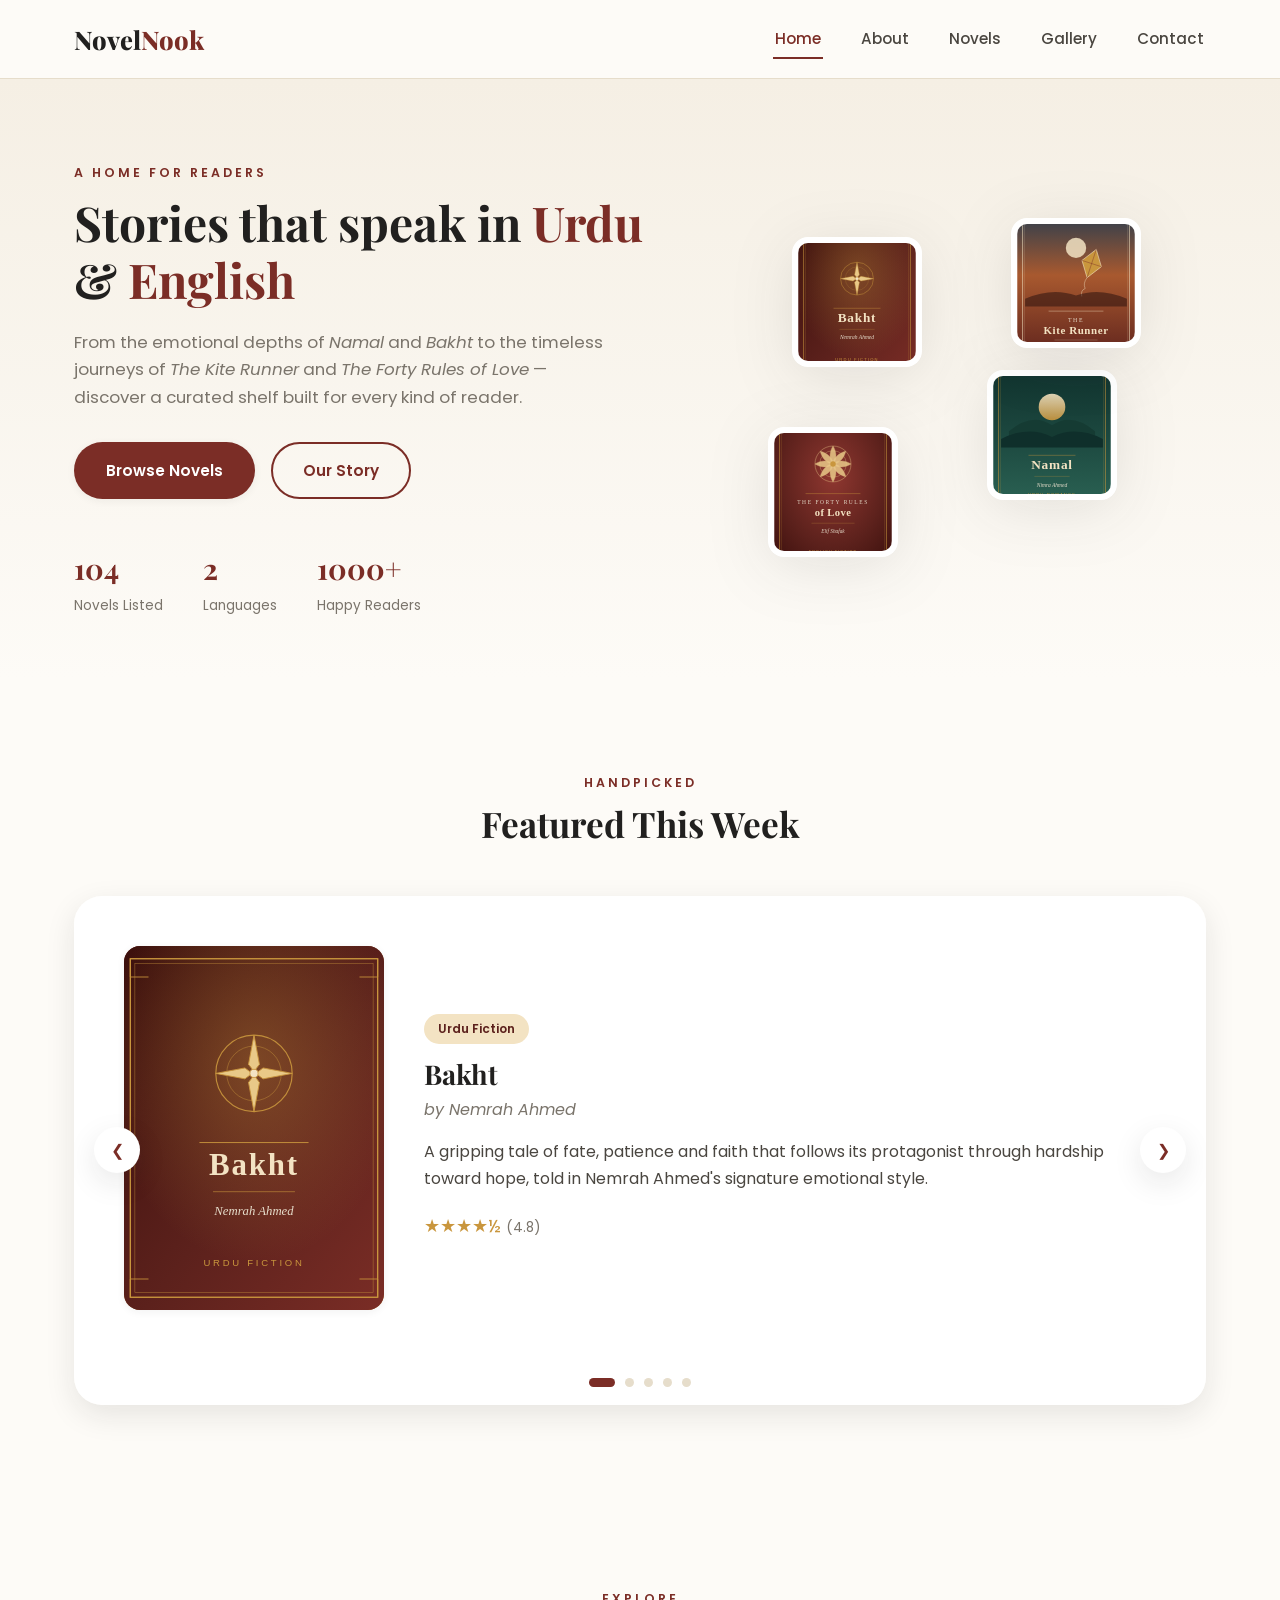
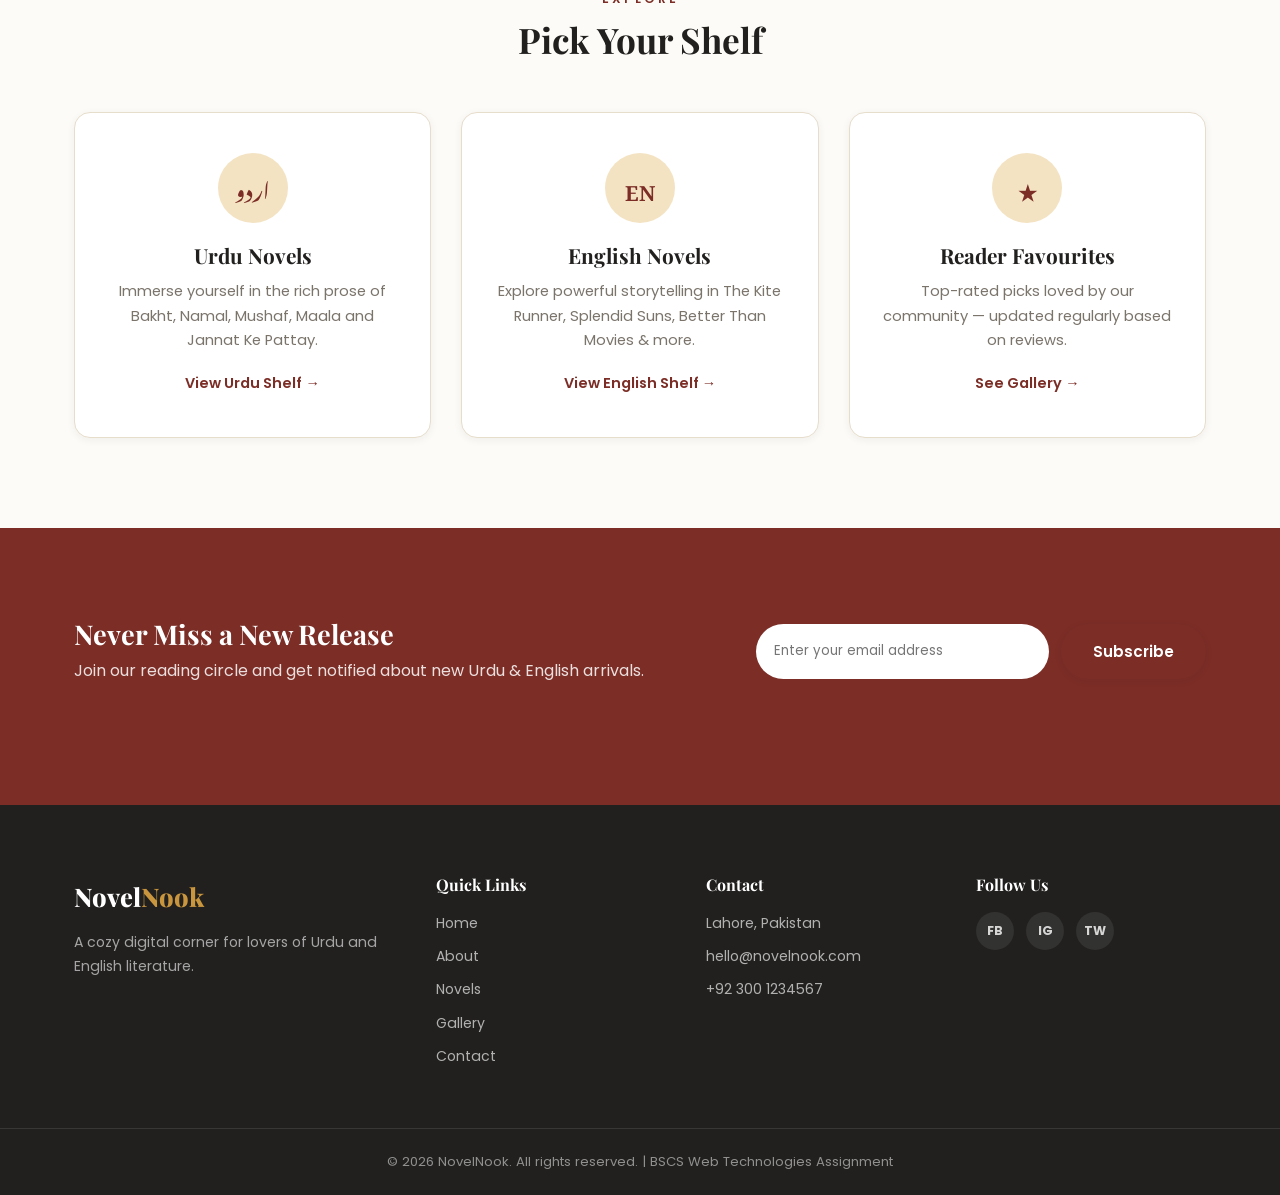
<file: novelnook/novelnook/index.html>
<!DOCTYPE html>
<html lang="en">
<head>
<meta charset="UTF-8">
<meta name="viewport" content="width=device-width, initial-scale=1.0">
<title>NovelNook | Home</title>
<link rel="preconnect" href="https://fonts.googleapis.com">
<link href="https://fonts.googleapis.com/css2?family=Playfair+Display:wght@600;700;800&family=Poppins:wght@300;400;500;600;700&family=Noto+Nastaliq+Urdu:wght@500;700&display=swap" rel="stylesheet">
<link rel="stylesheet" href="css/style.css">
</head>
<body>

<header class="site-header">
  <div class="container header-inner">
    <a href="index.html" class="logo">Novel<span>Nook</span></a>

    <nav class="navbar" id="navbar">
      <ul class="nav-links" id="navLinks">
        <li><a href="index.html" class="active">Home</a></li>
        <li><a href="about.html">About</a></li>
        <li><a href="novels.html">Novels</a></li>
        <li><a href="gallery.html">Gallery</a></li>
        <li><a href="contact.html">Contact</a></li>
      </ul>
    </nav>

    <button class="hamburger" id="hamburger" aria-label="Toggle menu">
      <span></span><span></span><span></span>
    </button>
  </div>
</header>

<main>

  <!-- HERO -->
  <section class="hero">
    <div class="container hero-inner">
      <div class="hero-text">
        <p class="eyebrow">A Home for Readers</p>
        <h1>Stories that speak in <span class="accent">Urdu</span> &amp; <span class="accent">English</span></h1>
        <p class="hero-sub">From the emotional depths of <em>Namal</em> and <em>Bakht</em> to the timeless
          journeys of <em>The Kite Runner</em> and <em>The Forty Rules of Love</em> — discover a curated
          shelf built for every kind of reader.</p>
        <div class="hero-actions">
          <a href="novels.html" class="btn btn-primary">Browse Novels</a>
          <a href="about.html" class="btn btn-outline">Our Story</a>
        </div>
        <div class="hero-stats">
          <div><strong id="statBooks">0</strong><span>Novels Listed</span></div>
          <div><strong>2</strong><span>Languages</span></div>
          <div><strong>1000+</strong><span>Happy Readers</span></div>
        </div>
      </div>

      <div class="hero-visual">
        <div class="book-stack" aria-hidden="true">
          <div class="floating-book b1"><img src="images/covers/bakht.svg" alt="Bakht cover"></div>
          <div class="floating-book b2"><img src="images/covers/namal.svg" alt="Namal cover"></div>
          <div class="floating-book b3"><img src="images/covers/kite-runner.svg" alt="The Kite Runner cover"></div>
          <div class="floating-book b4"><img src="images/covers/forty-rules-of-love.svg" alt="The Forty Rules of Love cover"></div>
        </div>
      </div>
    </div>
  </section>

  <!-- FEATURED SLIDER -->
  <section class="section featured">
    <div class="container">
      <div class="section-heading">
        <p class="eyebrow">Handpicked</p>
        <h2>Featured This Week</h2>
      </div>

      <div class="slider" id="slider">
        <div class="slider-track" id="sliderTrack">
          <!-- Slides injected by JS -->
        </div>
        <button class="slider-btn prev" id="prevBtn" aria-label="Previous">&#10094;</button>
        <button class="slider-btn next" id="nextBtn" aria-label="Next">&#10095;</button>
        <div class="slider-dots" id="sliderDots"></div>
      </div>
    </div>
  </section>

  <!-- CATEGORY HIGHLIGHTS -->
  <section class="section categories">
    <div class="container">
      <div class="section-heading">
        <p class="eyebrow">Explore</p>
        <h2>Pick Your Shelf</h2>
      </div>
      <div class="category-grid">
        <div class="category-card">
          <div class="cat-icon">اردو</div>
          <h3>Urdu Novels</h3>
          <p>Immerse yourself in the rich prose of Bakht, Namal, Mushaf, Maala and Jannat Ke Pattay.</p>
          <a href="novels.html#urdu" class="cat-link">View Urdu Shelf &rarr;</a>
        </div>
        <div class="category-card">
          <div class="cat-icon">EN</div>
          <h3>English Novels</h3>
          <p>Explore powerful storytelling in The Kite Runner, Splendid Suns, Better Than Movies &amp; more.</p>
          <a href="novels.html#english" class="cat-link">View English Shelf &rarr;</a>
        </div>
        <div class="category-card">
          <div class="cat-icon">★</div>
          <h3>Reader Favourites</h3>
          <p>Top-rated picks loved by our community — updated regularly based on reviews.</p>
          <a href="gallery.html" class="cat-link">See Gallery &rarr;</a>
        </div>
      </div>
    </div>
  </section>

  <!-- NEWSLETTER -->
  <section class="section newsletter">
    <div class="container newsletter-box">
      <div>
        <h2>Never Miss a New Release</h2>
        <p>Join our reading circle and get notified about new Urdu &amp; English arrivals.</p>
      </div>
      <form id="newsletterForm" class="newsletter-form" novalidate>
        <input type="email" id="newsletterEmail" placeholder="Enter your email address" required>
        <button type="submit" class="btn btn-primary">Subscribe</button>
      </form>
      <p class="form-msg" id="newsletterMsg"></p>
    </div>
  </section>

</main>

<footer class="site-footer">
  <div class="container footer-inner">
    <div class="footer-col">
      <a href="index.html" class="logo">Novel<span>Nook</span></a>
      <p>A cozy digital corner for lovers of Urdu and English literature.</p>
    </div>
    <div class="footer-col">
      <h4>Quick Links</h4>
      <ul>
        <li><a href="index.html">Home</a></li>
        <li><a href="about.html">About</a></li>
        <li><a href="novels.html">Novels</a></li>
        <li><a href="gallery.html">Gallery</a></li>
        <li><a href="contact.html">Contact</a></li>
      </ul>
    </div>
    <div class="footer-col">
      <h4>Contact</h4>
      <ul>
        <li>Lahore, Pakistan</li>
        <li>hello@novelnook.com</li>
        <li>+92 300 1234567</li>
      </ul>
    </div>
    <div class="footer-col">
      <h4>Follow Us</h4>
      <div class="social-links">
        <a href="#" aria-label="Facebook">FB</a>
        <a href="#" aria-label="Instagram">IG</a>
        <a href="#" aria-label="Twitter">TW</a>
      </div>
    </div>
  </div>
  <div class="footer-bottom">
    <p>&copy; <span id="year"></span> NovelNook. All rights reserved. | BSCS Web Technologies Assignment</p>
  </div>
</footer>

<button id="backToTop" class="back-to-top" aria-label="Back to top">&uarr;</button>

<script src="js/data.js"></script>
<script src="js/script.js"></script>
</body>
</html>
</file>
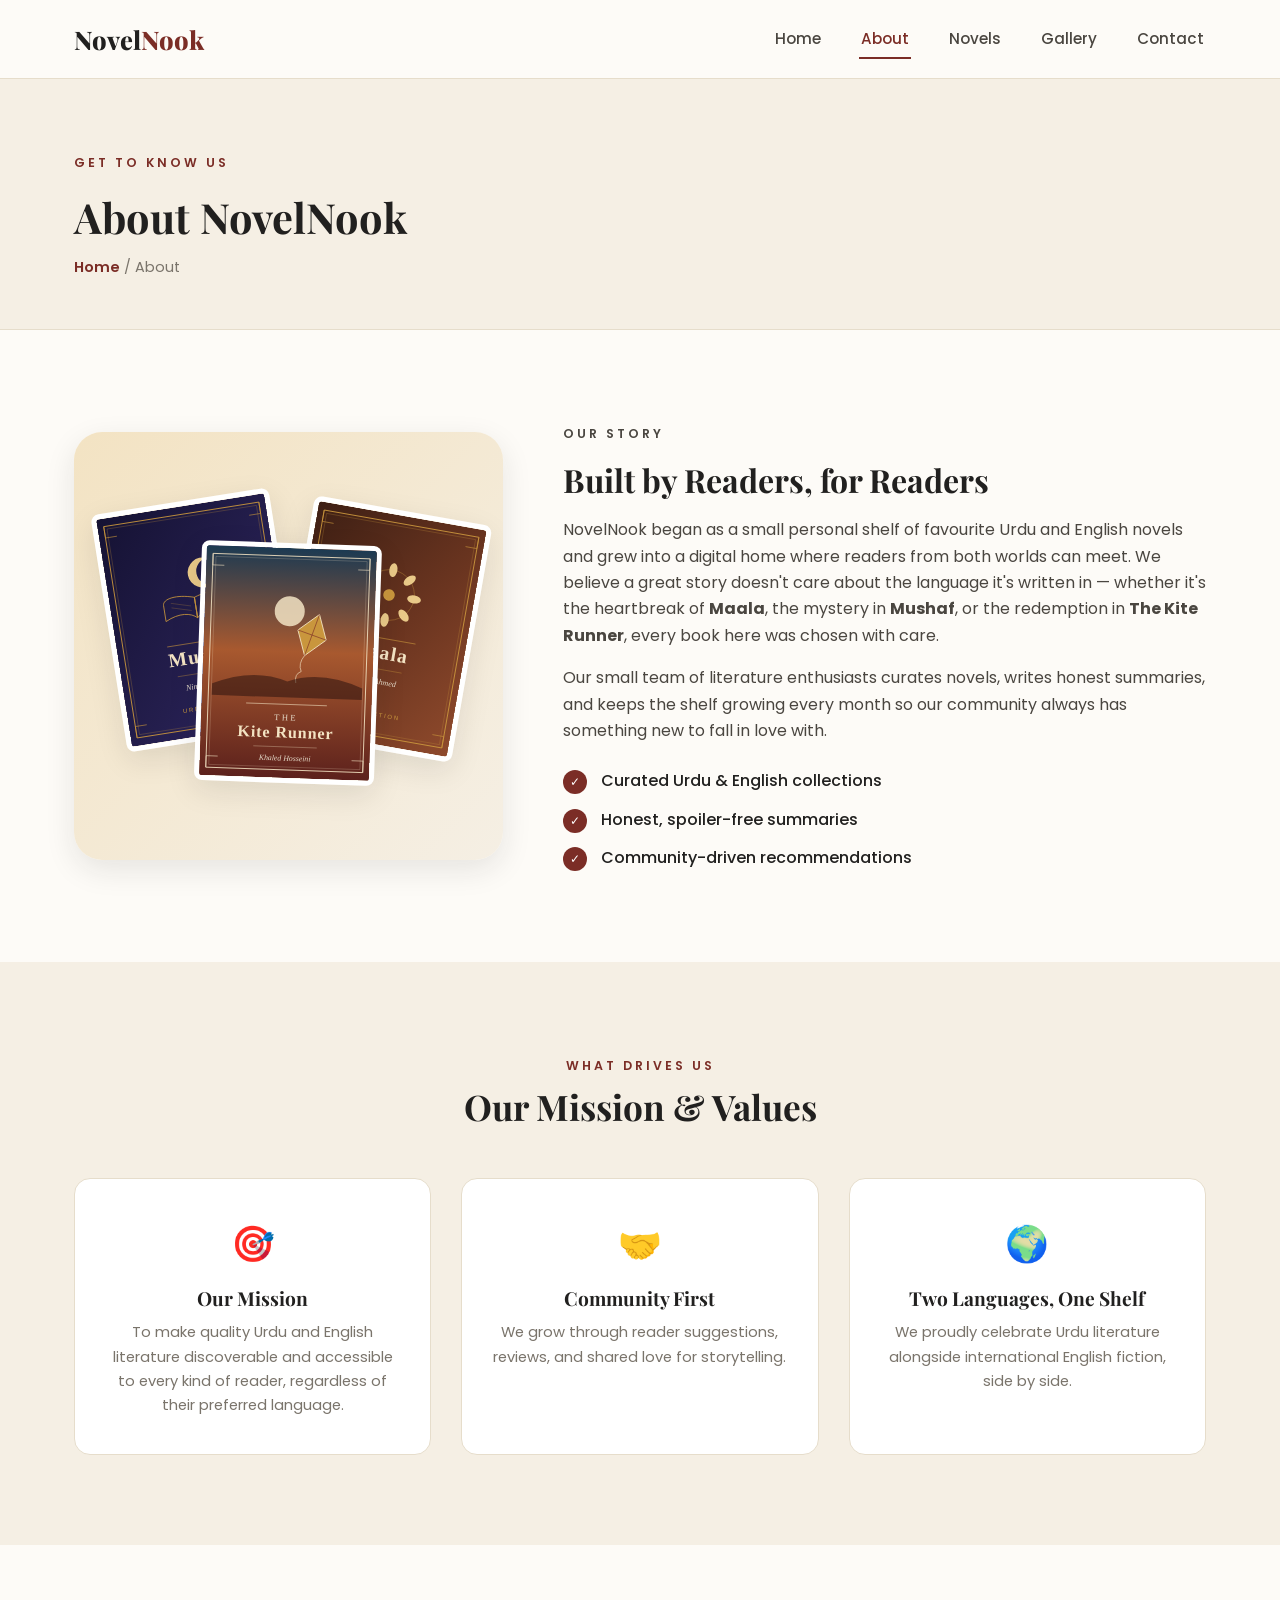
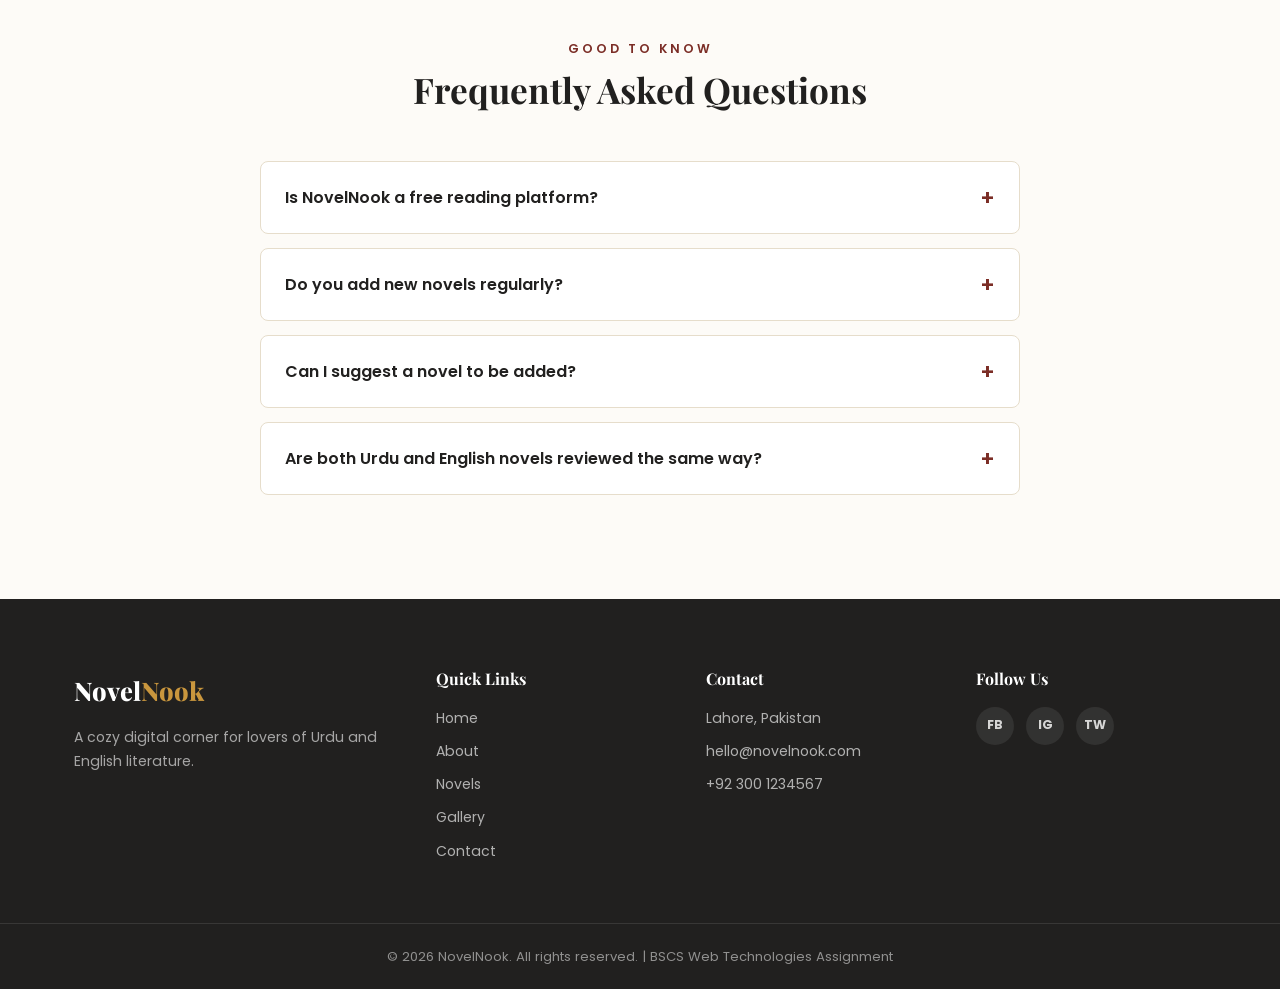
<file: novelnook/novelnook/about.html>
<!DOCTYPE html>
<html lang="en">
<head>
<meta charset="UTF-8">
<meta name="viewport" content="width=device-width, initial-scale=1.0">
<title>NovelNook | About Us</title>
<link href="https://fonts.googleapis.com/css2?family=Playfair+Display:wght@600;700;800&family=Poppins:wght@300;400;500;600;700&family=Noto+Nastaliq+Urdu:wght@500;700&display=swap" rel="stylesheet">
<link rel="stylesheet" href="css/style.css">
</head>
<body>

<header class="site-header">
  <div class="container header-inner">
    <a href="index.html" class="logo">Novel<span>Nook</span></a>
    <nav class="navbar" id="navbar">
      <ul class="nav-links" id="navLinks">
        <li><a href="index.html">Home</a></li>
        <li><a href="about.html" class="active">About</a></li>
        <li><a href="novels.html">Novels</a></li>
        <li><a href="gallery.html">Gallery</a></li>
        <li><a href="contact.html">Contact</a></li>
      </ul>
    </nav>
    <button class="hamburger" id="hamburger" aria-label="Toggle menu">
      <span></span><span></span><span></span>
    </button>
  </div>
</header>

<main>

  <section class="page-banner">
    <div class="container">
      <p class="eyebrow">Get to know us</p>
      <h1>About NovelNook</h1>
      <p class="breadcrumb"><a href="index.html">Home</a> / About</p>
    </div>
  </section>

  <section class="section about-story">
    <div class="container about-grid">
      <div class="about-visual">
        <div class="about-frame">
          <div class="about-cover-item ac1"><img src="images/covers/mushaf.svg" alt="Mushaf cover"></div>
          <div class="about-cover-item ac2"><img src="images/covers/kite-runner.svg" alt="The Kite Runner cover"></div>
          <div class="about-cover-item ac3"><img src="images/covers/maala.svg" alt="Maala cover"></div>
        </div>
      </div>
      <div class="about-text">
        <p class="eyebrow">Our Story</p>
        <h2>Built by Readers, for Readers</h2>
        <p>NovelNook began as a small personal shelf of favourite Urdu and English novels and grew into
          a digital home where readers from both worlds can meet. We believe a great story doesn't
          care about the language it's written in — whether it's the heartbreak of <strong>Maala</strong>,
          the mystery in <strong>Mushaf</strong>, or the redemption in <strong>The Kite Runner</strong>,
          every book here was chosen with care.</p>
        <p>Our small team of literature enthusiasts curates novels, writes honest summaries, and keeps
          the shelf growing every month so our community always has something new to fall in love with.</p>
        <div class="about-highlights">
          <div class="highlight-item"><span>✓</span> Curated Urdu &amp; English collections</div>
          <div class="highlight-item"><span>✓</span> Honest, spoiler-free summaries</div>
          <div class="highlight-item"><span>✓</span> Community-driven recommendations</div>
        </div>
      </div>
    </div>
  </section>

  <section class="section mission-values">
    <div class="container">
      <div class="section-heading">
        <p class="eyebrow">What Drives Us</p>
        <h2>Our Mission &amp; Values</h2>
      </div>
      <div class="values-grid">
        <div class="value-card">
          <div class="value-icon">🎯</div>
          <h3>Our Mission</h3>
          <p>To make quality Urdu and English literature discoverable and accessible to every kind of
             reader, regardless of their preferred language.</p>
        </div>
        <div class="value-card">
          <div class="value-icon">🤝</div>
          <h3>Community First</h3>
          <p>We grow through reader suggestions, reviews, and shared love for storytelling.</p>
        </div>
        <div class="value-card">
          <div class="value-icon">🌍</div>
          <h3>Two Languages, One Shelf</h3>
          <p>We proudly celebrate Urdu literature alongside international English fiction, side by side.</p>
        </div>
      </div>
    </div>
  </section>

  <!-- ACCORDION: FAQ -->
  <section class="section faq-section">
    <div class="container">
      <div class="section-heading">
        <p class="eyebrow">Good to Know</p>
        <h2>Frequently Asked Questions</h2>
      </div>
      <div class="accordion" id="accordion">
        <div class="accordion-item">
          <button class="accordion-header">Is NovelNook a free reading platform? <span class="acc-icon">+</span></button>
          <div class="accordion-body"><p>NovelNook is a showcase and discovery platform. We provide summaries,
            ratings and details about each novel to help you decide what to read next.</p></div>
        </div>
        <div class="accordion-item">
          <button class="accordion-header">Do you add new novels regularly? <span class="acc-icon">+</span></button>
          <div class="accordion-body"><p>Yes! Our catalog is refreshed monthly with new Urdu and English
            titles suggested by our reading community.</p></div>
        </div>
        <div class="accordion-item">
          <button class="accordion-header">Can I suggest a novel to be added? <span class="acc-icon">+</span></button>
          <div class="accordion-body"><p>Absolutely — head over to our Contact page and send us your
            favourite title along with a short note about why you love it.</p></div>
        </div>
        <div class="accordion-item">
          <button class="accordion-header">Are both Urdu and English novels reviewed the same way? <span class="acc-icon">+</span></button>
          <div class="accordion-body"><p>Yes, every novel — regardless of language — goes through the
            same curation checklist: story strength, writing quality, and reader impact.</p></div>
        </div>
      </div>
    </div>
  </section>

</main>

<footer class="site-footer">
  <div class="container footer-inner">
    <div class="footer-col">
      <a href="index.html" class="logo">Novel<span>Nook</span></a>
      <p>A cozy digital corner for lovers of Urdu and English literature.</p>
    </div>
    <div class="footer-col">
      <h4>Quick Links</h4>
      <ul>
        <li><a href="index.html">Home</a></li>
        <li><a href="about.html">About</a></li>
        <li><a href="novels.html">Novels</a></li>
        <li><a href="gallery.html">Gallery</a></li>
        <li><a href="contact.html">Contact</a></li>
      </ul>
    </div>
    <div class="footer-col">
      <h4>Contact</h4>
      <ul>
        <li>Lahore, Pakistan</li>
        <li>hello@novelnook.com</li>
        <li>+92 300 1234567</li>
      </ul>
    </div>
    <div class="footer-col">
      <h4>Follow Us</h4>
      <div class="social-links">
        <a href="#" aria-label="Facebook">FB</a>
        <a href="#" aria-label="Instagram">IG</a>
        <a href="#" aria-label="Twitter">TW</a>
      </div>
    </div>
  </div>
  <div class="footer-bottom">
    <p>&copy; <span id="year"></span> NovelNook. All rights reserved. | BSCS Web Technologies Assignment</p>
  </div>
</footer>

<button id="backToTop" class="back-to-top" aria-label="Back to top">&uarr;</button>

<script src="js/data.js"></script>
<script src="js/script.js"></script>
</body>
</html>
</file>
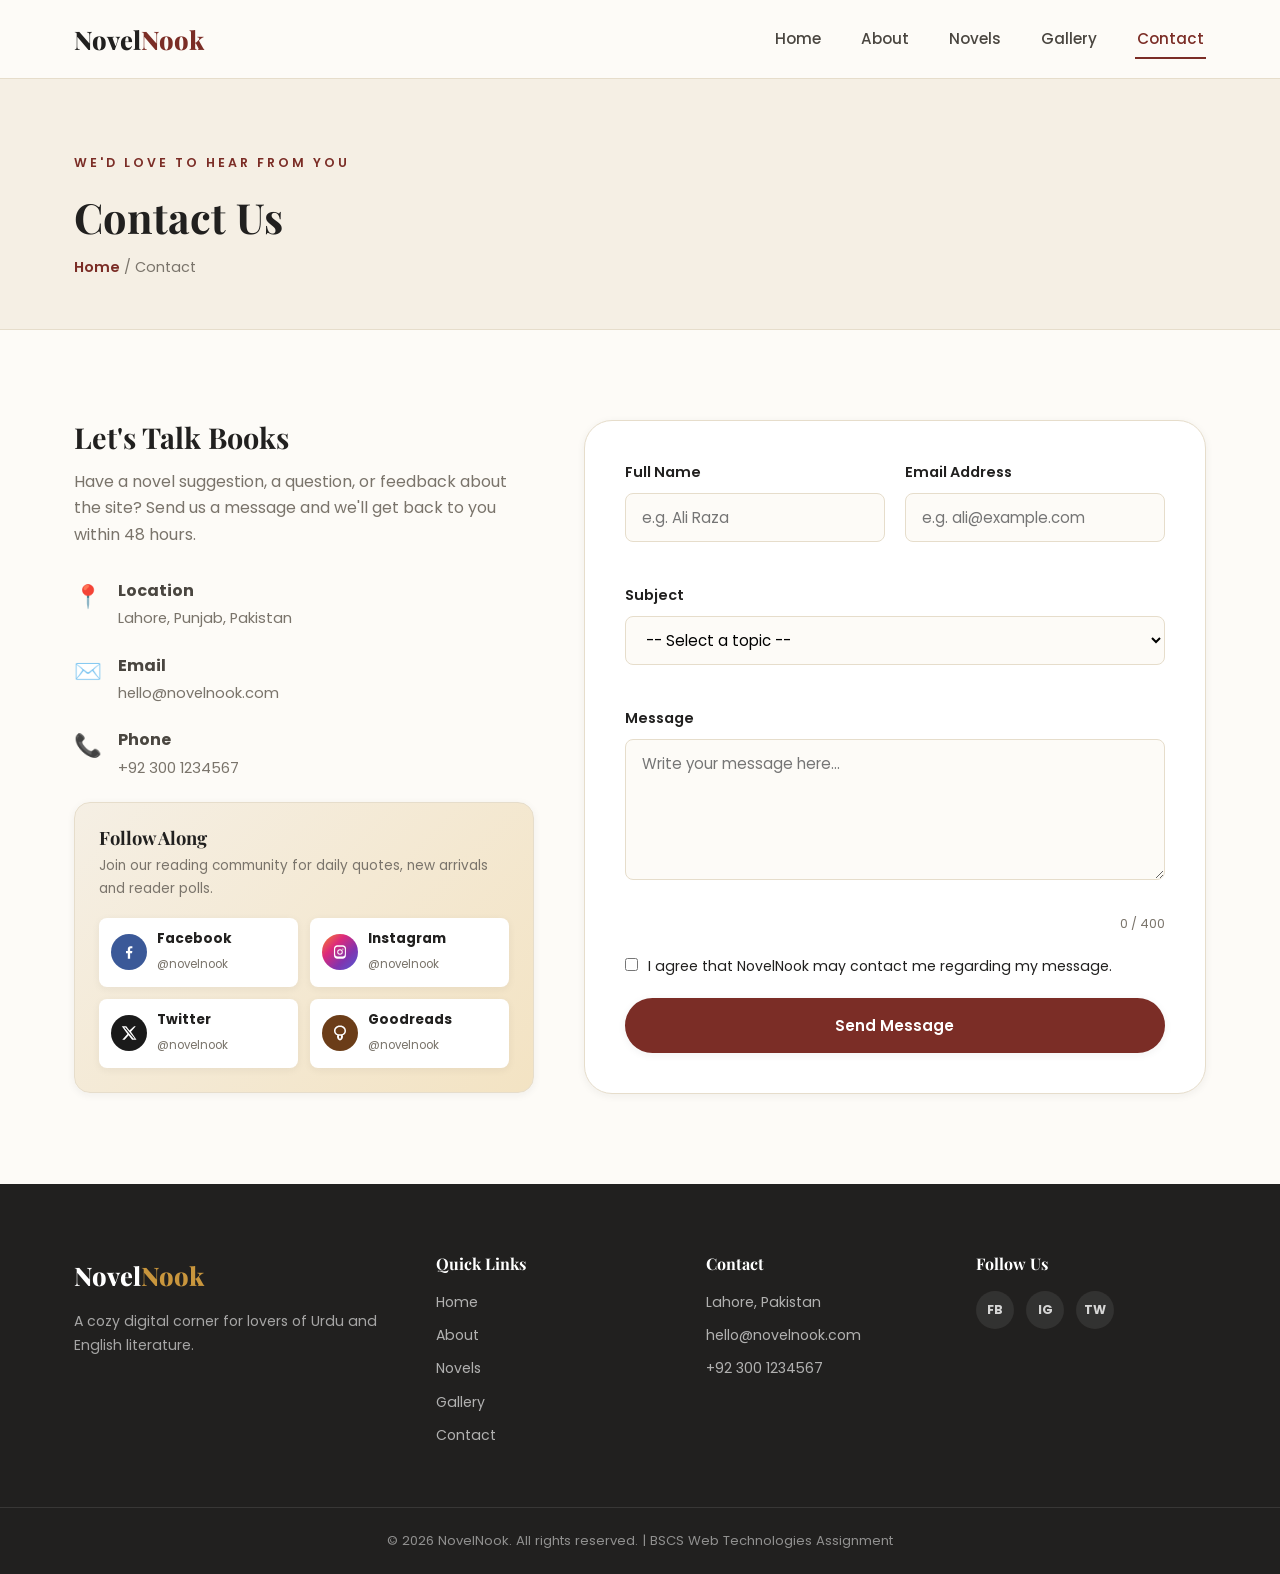
<file: novelnook/novelnook/contact.html>
<!DOCTYPE html>
<html lang="en">
<head>
<meta charset="UTF-8">
<meta name="viewport" content="width=device-width, initial-scale=1.0">
<title>NovelNook | Contact Us</title>
<link href="https://fonts.googleapis.com/css2?family=Playfair+Display:wght@600;700;800&family=Poppins:wght@300;400;500;600;700&family=Noto+Nastaliq+Urdu:wght@500;700&display=swap" rel="stylesheet">
<link rel="stylesheet" href="css/style.css">
</head>
<body>

<header class="site-header">
  <div class="container header-inner">
    <a href="index.html" class="logo">Novel<span>Nook</span></a>
    <nav class="navbar" id="navbar">
      <ul class="nav-links" id="navLinks">
        <li><a href="index.html">Home</a></li>
        <li><a href="about.html">About</a></li>
        <li><a href="novels.html">Novels</a></li>
        <li><a href="gallery.html">Gallery</a></li>
        <li><a href="contact.html" class="active">Contact</a></li>
      </ul>
    </nav>
    <button class="hamburger" id="hamburger" aria-label="Toggle menu">
      <span></span><span></span><span></span>
    </button>
  </div>
</header>

<main>

  <section class="page-banner">
    <div class="container">
      <p class="eyebrow">We'd Love to Hear From You</p>
      <h1>Contact Us</h1>
      <p class="breadcrumb"><a href="index.html">Home</a> / Contact</p>
    </div>
  </section>

  <section class="section contact-section">
    <div class="container contact-grid">

      <div class="contact-info">
        <h2>Let's Talk Books</h2>
        <p>Have a novel suggestion, a question, or feedback about the site? Send us a message
           and we'll get back to you within 48 hours.</p>

        <div class="info-item">
          <span class="info-icon">📍</span>
          <div><strong>Location</strong><p>Lahore, Punjab, Pakistan</p></div>
        </div>
        <div class="info-item">
          <span class="info-icon">✉️</span>
          <div><strong>Email</strong><p>hello@novelnook.com</p></div>
        </div>
        <div class="info-item">
          <span class="info-icon">📞</span>
          <div><strong>Phone</strong><p>+92 300 1234567</p></div>
        </div>

        <div class="social-follow-card">
          <h3>Follow Along</h3>
          <p>Join our reading community for daily quotes, new arrivals and reader polls.</p>
          <div class="social-follow-grid">
            <a href="#" class="social-follow-item" aria-label="Facebook">
              <span class="sf-icon sf-facebook">
                <svg viewBox="0 0 24 24"><path d="M13.5 21v-7.5h2.5l.5-3h-3V8.5c0-.9.25-1.5 1.55-1.5H16.5V4.3c-.27-.04-1.2-.12-2.28-.12-2.26 0-3.8 1.38-3.8 3.9V10.5H8v3h2.42V21h3.08z"/></svg>
              </span>
              <span class="sf-text"><strong>Facebook</strong><small>@novelnook</small></span>
            </a>
            <a href="#" class="social-follow-item" aria-label="Instagram">
              <span class="sf-icon sf-instagram">
                <svg viewBox="0 0 24 24"><path d="M12 8.3a3.7 3.7 0 1 0 0 7.4 3.7 3.7 0 0 0 0-7.4zm0 6.1a2.4 2.4 0 1 1 0-4.8 2.4 2.4 0 0 1 0 4.8zm4.7-6.25a.86.86 0 1 1-1.73 0 .86.86 0 0 1 1.73 0zM20 7.4c-.06-1.2-.33-2.27-1.2-3.14-.87-.87-1.94-1.14-3.14-1.2C14.4 3 9.6 3 8.34 3.06c-1.2.06-2.26.33-3.14 1.2C4.33 5.13 4.06 6.2 4 7.4 3.94 8.66 3.94 15.34 4 16.6c.06 1.2.33 2.27 1.2 3.14.88.87 1.94 1.14 3.14 1.2 1.26.06 5.94.06 7.2 0 1.2-.06 2.27-.33 3.14-1.2.87-.87 1.14-1.94 1.2-3.14.06-1.26.06-5.94 0-7.2zm-1.8 8.9c-.26.66-.77 1.17-1.43 1.44-1 .4-3.36.3-4.77.3s-3.78.1-4.77-.3a2.5 2.5 0 0 1-1.43-1.43c-.4-1-.3-3.36-.3-4.77s-.1-3.78.3-4.77c.26-.66.77-1.17 1.43-1.44 1-.4 3.36-.3 4.77-.3s3.78-.1 4.77.3c.66.26 1.17.77 1.43 1.43.4 1 .3 3.36.3 4.77s.1 3.78-.3 4.78z"/></svg>
              </span>
              <span class="sf-text"><strong>Instagram</strong><small>@novelnook</small></span>
            </a>
            <a href="#" class="social-follow-item" aria-label="Twitter / X">
              <span class="sf-icon sf-twitter">
                <svg viewBox="0 0 24 24"><path d="M18.9 3H21l-6.4 7.3L22 21h-5.9l-4.6-6-5.3 6H3l6.9-7.8L2.4 3h6l4.2 5.5L18.9 3zm-1 16.2h1.6L7.3 4.7H5.6L17.9 19.2z"/></svg>
              </span>
              <span class="sf-text"><strong>Twitter</strong><small>@novelnook</small></span>
            </a>
            <a href="#" class="social-follow-item" aria-label="Goodreads">
              <span class="sf-icon sf-goodreads">
                <svg viewBox="0 0 24 24"><path d="M12 2C6.5 2 4 5.6 4 9.2c0 2.9 1.9 5 4.4 5.7-.2.5-.4 1.2-.4 1.8 0 2.4 1.9 5.3 4 5.3s4-2.9 4-5.3c0-.6-.1-1.3-.4-1.8 2.5-.7 4.4-2.8 4.4-5.7C20 5.6 17.5 2 12 2zm0 2c3.6 0 6 2.3 6 5.2 0 2.6-1.9 4.3-4.4 4.3H10.4C7.9 13.5 6 11.8 6 9.2 6 6.3 8.4 4 12 4zm-1.2 11.5h2.4c.15.4.2.9.2 1.2 0 1.5-1.1 3.3-1.4 3.3s-1.4-1.8-1.4-3.3c0-.3.05-.8.2-1.2z"/></svg>
              </span>
              <span class="sf-text"><strong>Goodreads</strong><small>@novelnook</small></span>
            </a>
          </div>
        </div>
      </div>

      <div class="contact-form-wrap">
        <form id="contactForm" novalidate>
          <div class="form-row">
            <div class="form-group">
              <label for="fullName">Full Name</label>
              <input type="text" id="fullName" name="fullName" placeholder="e.g. Ali Raza">
              <span class="error-msg" id="err-fullName"></span>
            </div>
            <div class="form-group">
              <label for="email">Email Address</label>
              <input type="email" id="email" name="email" placeholder="e.g. ali@example.com">
              <span class="error-msg" id="err-email"></span>
            </div>
          </div>

          <div class="form-group">
            <label for="subject">Subject</label>
            <select id="subject" name="subject">
              <option value="">-- Select a topic --</option>
              <option value="suggestion">Suggest a Novel</option>
              <option value="feedback">Website Feedback</option>
              <option value="support">General Support</option>
              <option value="other">Other</option>
            </select>
            <span class="error-msg" id="err-subject"></span>
          </div>

          <div class="form-group">
            <label for="message">Message</label>
            <textarea id="message" name="message" rows="5" placeholder="Write your message here..."></textarea>
            <span class="error-msg" id="err-message"></span>
            <span class="char-count" id="charCount">0 / 400</span>
          </div>

          <div class="form-group checkbox-group">
            <input type="checkbox" id="agree" name="agree">
            <label for="agree">I agree that NovelNook may contact me regarding my message.</label>
            <span class="error-msg" id="err-agree"></span>
          </div>

          <button type="submit" class="btn btn-primary btn-block">Send Message</button>

          <div class="form-success" id="formSuccess" hidden>
            ✅ Thank you! Your message has been sent successfully (demo only — no server is connected).
          </div>
        </form>
      </div>

    </div>
  </section>

</main>

<footer class="site-footer">
  <div class="container footer-inner">
    <div class="footer-col">
      <a href="index.html" class="logo">Novel<span>Nook</span></a>
      <p>A cozy digital corner for lovers of Urdu and English literature.</p>
    </div>
    <div class="footer-col">
      <h4>Quick Links</h4>
      <ul>
        <li><a href="index.html">Home</a></li>
        <li><a href="about.html">About</a></li>
        <li><a href="novels.html">Novels</a></li>
        <li><a href="gallery.html">Gallery</a></li>
        <li><a href="contact.html">Contact</a></li>
      </ul>
    </div>
    <div class="footer-col">
      <h4>Contact</h4>
      <ul>
        <li>Lahore, Pakistan</li>
        <li>hello@novelnook.com</li>
        <li>+92 300 1234567</li>
      </ul>
    </div>
    <div class="footer-col">
      <h4>Follow Us</h4>
      <div class="social-links">
        <a href="#" aria-label="Facebook">FB</a>
        <a href="#" aria-label="Instagram">IG</a>
        <a href="#" aria-label="Twitter">TW</a>
      </div>
    </div>
  </div>
  <div class="footer-bottom">
    <p>&copy; <span id="year"></span> NovelNook. All rights reserved. | BSCS Web Technologies Assignment</p>
  </div>
</footer>

<button id="backToTop" class="back-to-top" aria-label="Back to top">&uarr;</button>

<script src="js/data.js"></script>
<script src="js/script.js"></script>
</body>
</html>
</file>
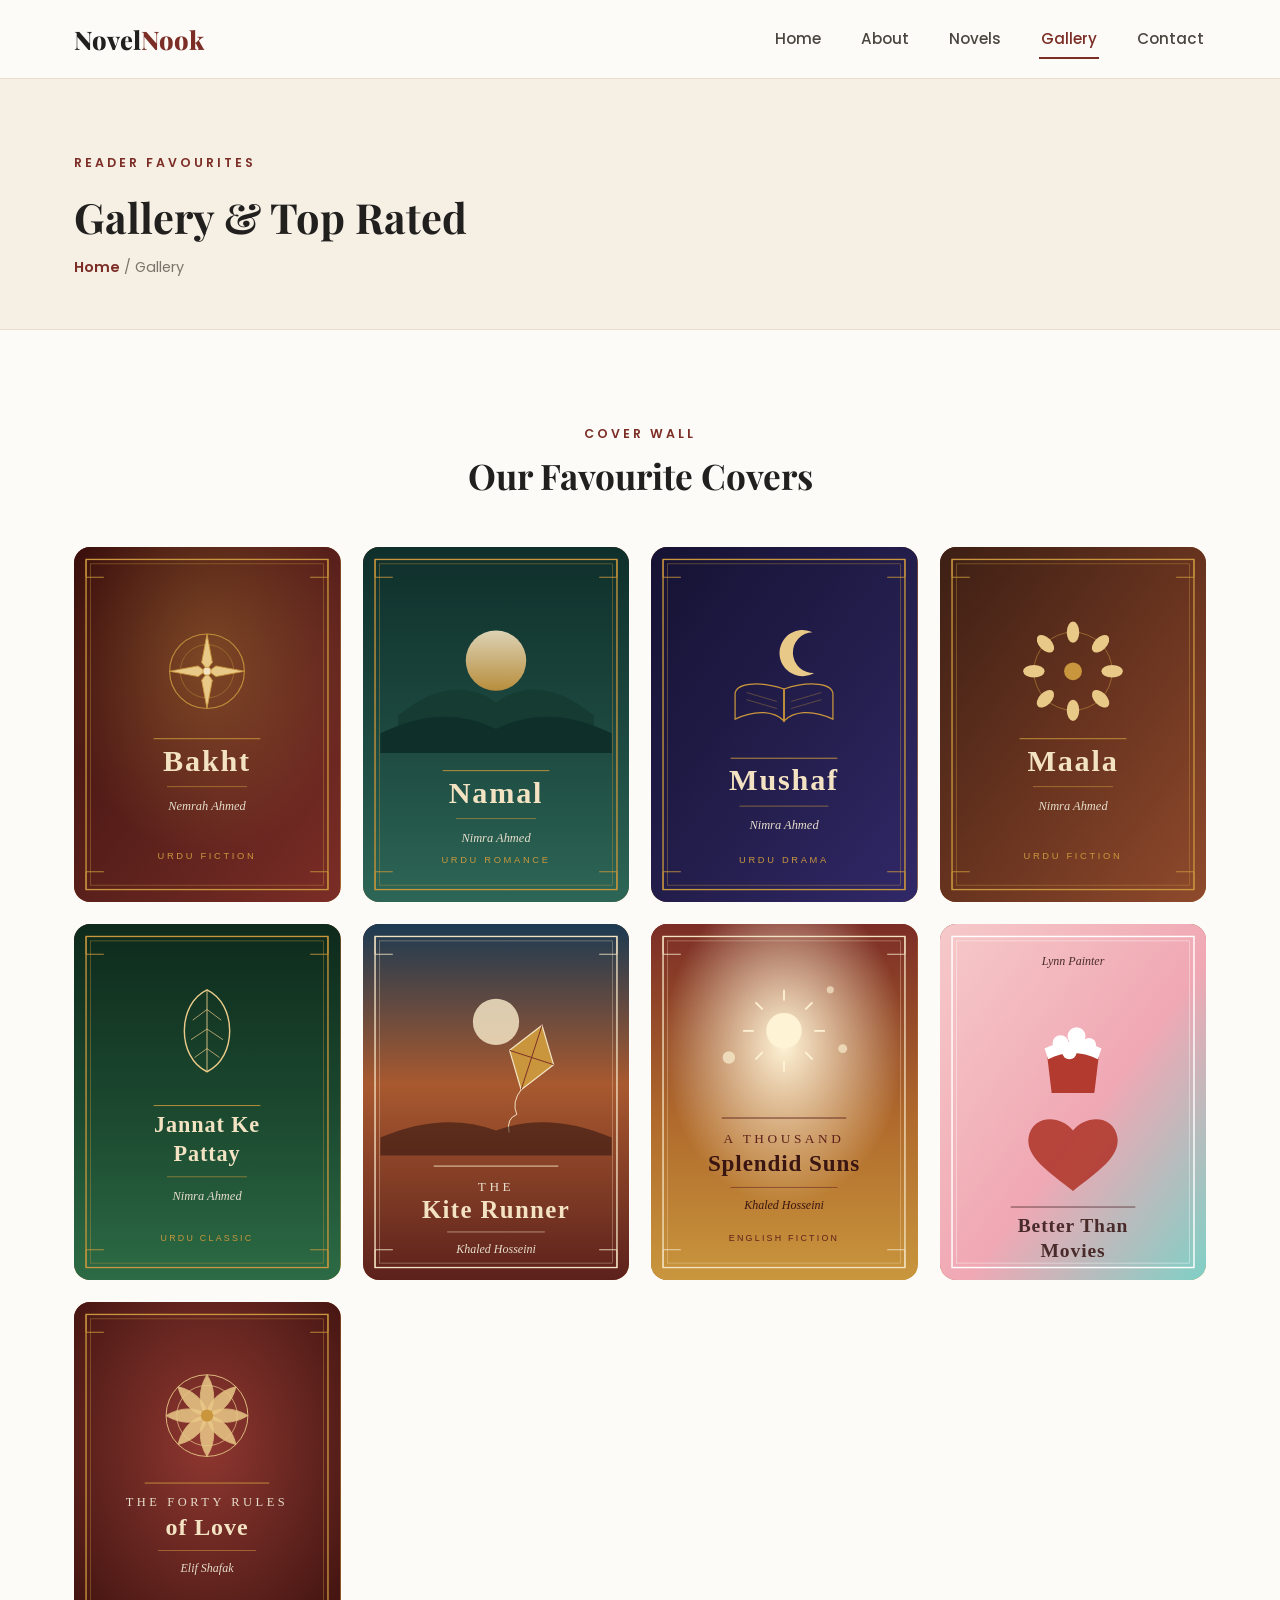
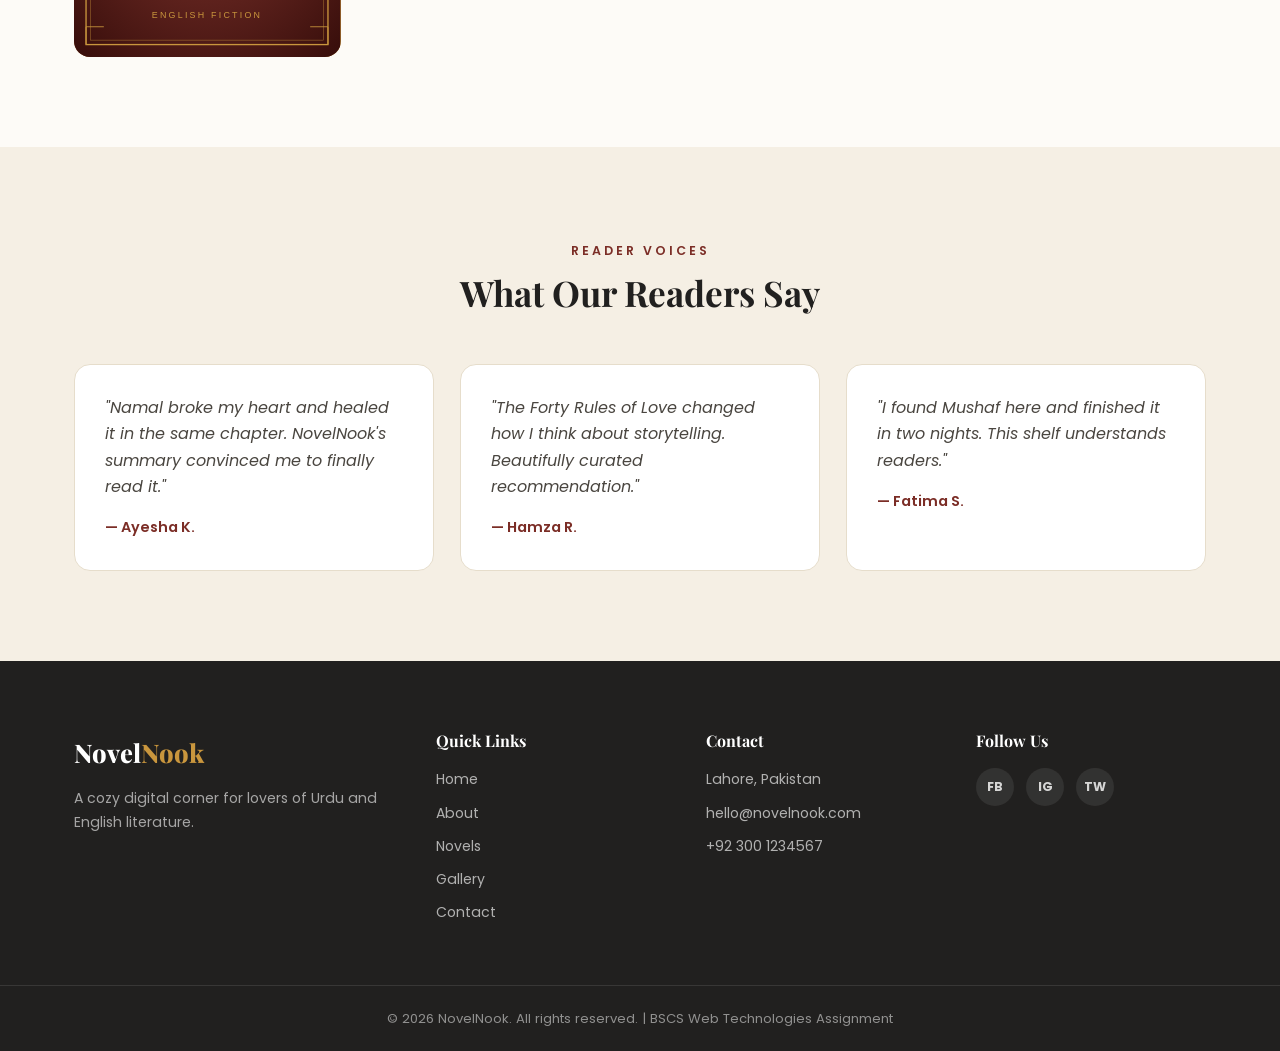
<file: novelnook/novelnook/gallery.html>
<!DOCTYPE html>
<html lang="en">
<head>
<meta charset="UTF-8">
<meta name="viewport" content="width=device-width, initial-scale=1.0">
<title>NovelNook | Gallery</title>
<link href="https://fonts.googleapis.com/css2?family=Playfair+Display:wght@600;700;800&family=Poppins:wght@300;400;500;600;700&family=Noto+Nastaliq+Urdu:wght@500;700&display=swap" rel="stylesheet">
<link rel="stylesheet" href="css/style.css">
</head>
<body>

<header class="site-header">
  <div class="container header-inner">
    <a href="index.html" class="logo">Novel<span>Nook</span></a>
    <nav class="navbar" id="navbar">
      <ul class="nav-links" id="navLinks">
        <li><a href="index.html">Home</a></li>
        <li><a href="about.html">About</a></li>
        <li><a href="novels.html">Novels</a></li>
        <li><a href="gallery.html" class="active">Gallery</a></li>
        <li><a href="contact.html">Contact</a></li>
      </ul>
    </nav>
    <button class="hamburger" id="hamburger" aria-label="Toggle menu">
      <span></span><span></span><span></span>
    </button>
  </div>
</header>

<main>

  <section class="page-banner">
    <div class="container">
      <p class="eyebrow">Reader Favourites</p>
      <h1>Gallery &amp; Top Rated</h1>
      <p class="breadcrumb"><a href="index.html">Home</a> / Gallery</p>
    </div>
  </section>

  <section class="section gallery-section">
    <div class="container">
      <div class="section-heading">
        <p class="eyebrow">Cover Wall</p>
        <h2>Our Favourite Covers</h2>
      </div>
      <div class="gallery-grid" id="galleryGrid">
        <!-- injected by JS -->
      </div>
    </div>
  </section>

  <section class="section testimonials">
    <div class="container">
      <div class="section-heading">
        <p class="eyebrow">Reader Voices</p>
        <h2>What Our Readers Say</h2>
      </div>
      <div class="testimonial-grid">
        <div class="testimonial-card">
          <p>"Namal broke my heart and healed it in the same chapter. NovelNook's summary convinced me to finally read it."</p>
          <div class="testimonial-author">— Ayesha K.</div>
        </div>
        <div class="testimonial-card">
          <p>"The Forty Rules of Love changed how I think about storytelling. Beautifully curated recommendation."</p>
          <div class="testimonial-author">— Hamza R.</div>
        </div>
        <div class="testimonial-card">
          <p>"I found Mushaf here and finished it in two nights. This shelf understands readers."</p>
          <div class="testimonial-author">— Fatima S.</div>
        </div>
      </div>
    </div>
  </section>

</main>

<!-- Lightbox -->
<div class="lightbox-overlay" id="lightboxOverlay">
  <button class="lightbox-close" id="lightboxClose">&times;</button>
  <div class="lightbox-box" id="lightboxBox"></div>
</div>

<footer class="site-footer">
  <div class="container footer-inner">
    <div class="footer-col">
      <a href="index.html" class="logo">Novel<span>Nook</span></a>
      <p>A cozy digital corner for lovers of Urdu and English literature.</p>
    </div>
    <div class="footer-col">
      <h4>Quick Links</h4>
      <ul>
        <li><a href="index.html">Home</a></li>
        <li><a href="about.html">About</a></li>
        <li><a href="novels.html">Novels</a></li>
        <li><a href="gallery.html">Gallery</a></li>
        <li><a href="contact.html">Contact</a></li>
      </ul>
    </div>
    <div class="footer-col">
      <h4>Contact</h4>
      <ul>
        <li>Lahore, Pakistan</li>
        <li>hello@novelnook.com</li>
        <li>+92 300 1234567</li>
      </ul>
    </div>
    <div class="footer-col">
      <h4>Follow Us</h4>
      <div class="social-links">
        <a href="#" aria-label="Facebook">FB</a>
        <a href="#" aria-label="Instagram">IG</a>
        <a href="#" aria-label="Twitter">TW</a>
      </div>
    </div>
  </div>
  <div class="footer-bottom">
    <p>&copy; <span id="year"></span> NovelNook. All rights reserved. | BSCS Web Technologies Assignment</p>
  </div>
</footer>

<button id="backToTop" class="back-to-top" aria-label="Back to top">&uarr;</button>

<script src="js/data.js"></script>
<script src="js/script.js"></script>
</body>
</html>
</file>
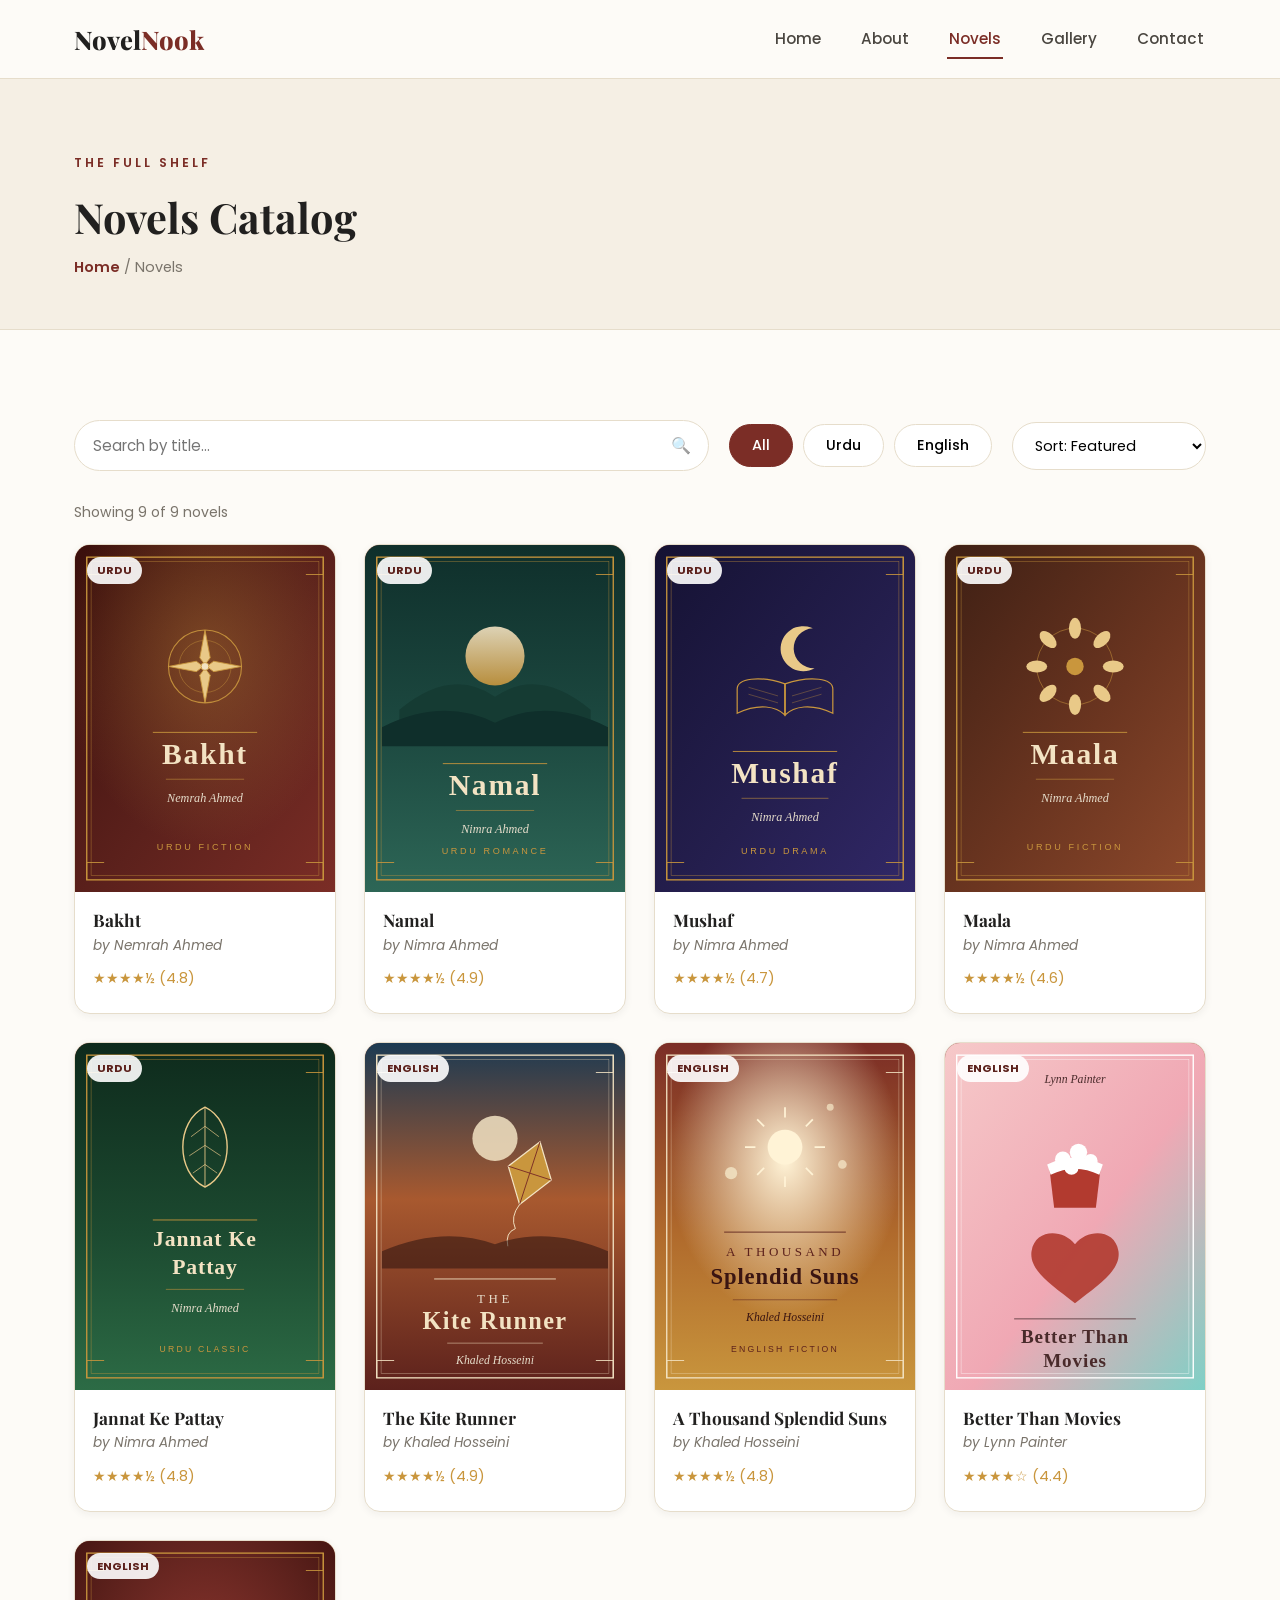
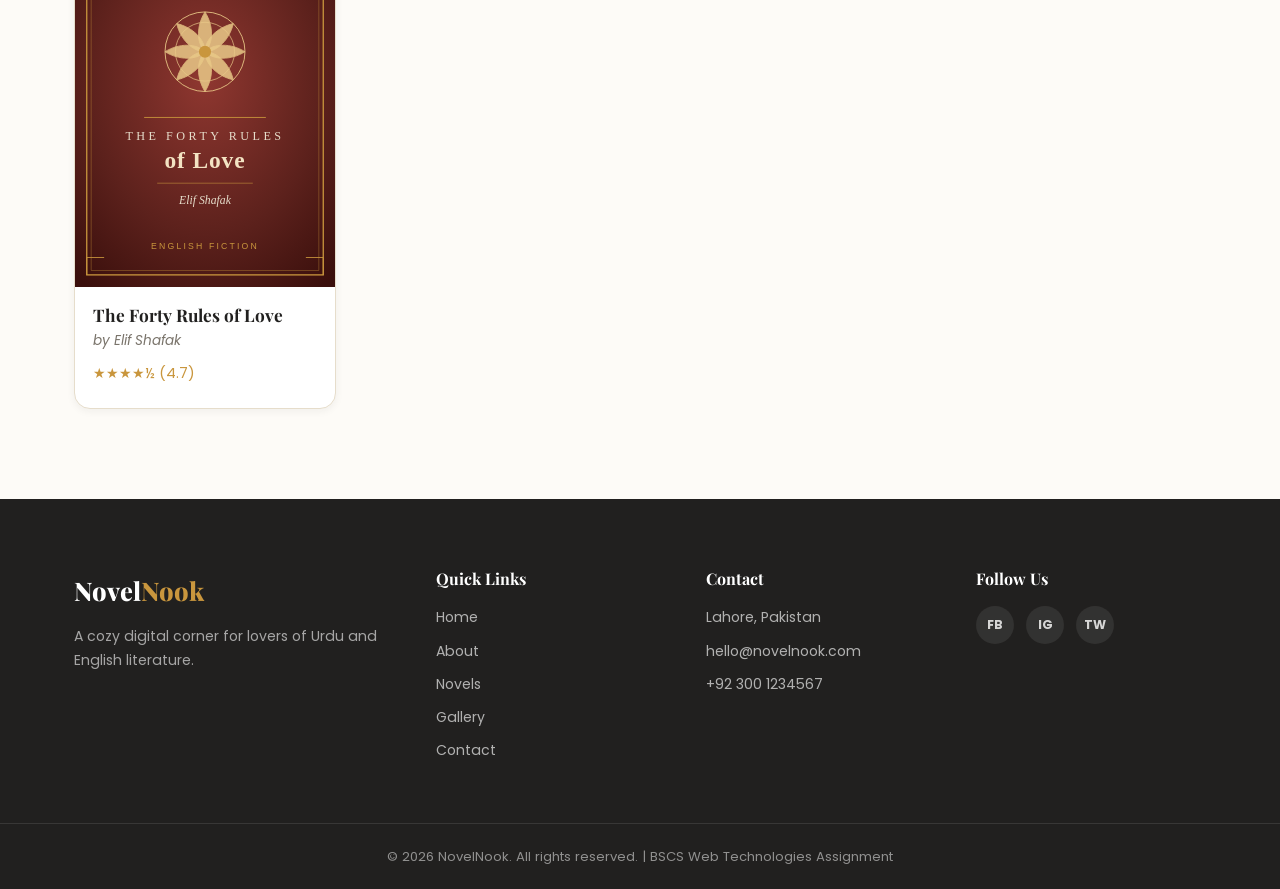
<file: novelnook/novelnook/novels.html>
<!DOCTYPE html>
<html lang="en">
<head>
<meta charset="UTF-8">
<meta name="viewport" content="width=device-width, initial-scale=1.0">
<title>NovelNook | Novels Catalog</title>
<link href="https://fonts.googleapis.com/css2?family=Playfair+Display:wght@600;700;800&family=Poppins:wght@300;400;500;600;700&family=Noto+Nastaliq+Urdu:wght@500;700&display=swap" rel="stylesheet">
<link rel="stylesheet" href="css/style.css">
</head>
<body>

<header class="site-header">
  <div class="container header-inner">
    <a href="index.html" class="logo">Novel<span>Nook</span></a>
    <nav class="navbar" id="navbar">
      <ul class="nav-links" id="navLinks">
        <li><a href="index.html">Home</a></li>
        <li><a href="about.html">About</a></li>
        <li><a href="novels.html" class="active">Novels</a></li>
        <li><a href="gallery.html">Gallery</a></li>
        <li><a href="contact.html">Contact</a></li>
      </ul>
    </nav>
    <button class="hamburger" id="hamburger" aria-label="Toggle menu">
      <span></span><span></span><span></span>
    </button>
  </div>
</header>

<main>

  <section class="page-banner">
    <div class="container">
      <p class="eyebrow">The Full Shelf</p>
      <h1>Novels Catalog</h1>
      <p class="breadcrumb"><a href="index.html">Home</a> / Novels</p>
    </div>
  </section>

  <section class="section catalog-section">
    <div class="container">

      <div class="catalog-toolbar">
        <div class="search-box">
          <input type="text" id="searchInput" placeholder="Search by title...">
          <span class="search-icon">🔍</span>
        </div>

        <div class="filter-tabs" id="filterTabs">
          <button class="filter-btn active" data-filter="all">All</button>
          <button class="filter-btn" data-filter="urdu">Urdu</button>
          <button class="filter-btn" data-filter="english">English</button>
        </div>

        <select id="sortSelect" class="sort-select">
          <option value="default">Sort: Featured</option>
          <option value="az">Title: A–Z</option>
          <option value="za">Title: Z–A</option>
          <option value="rating">Rating: High to Low</option>
        </select>
      </div>

      <p class="results-count" id="resultsCount"></p>

      <div class="novel-grid" id="novelGrid">
        <!-- cards injected by JS -->
      </div>

      <p class="no-results" id="noResults" hidden>No novels match your search. Try a different keyword.</p>
    </div>
  </section>

</main>

<!-- MODAL -->
<div class="modal-overlay" id="modalOverlay">
  <div class="modal-box" id="modalBox">
    <button class="modal-close" id="modalClose" aria-label="Close">&times;</button>
    <div class="modal-content" id="modalContent"></div>
  </div>
</div>

<footer class="site-footer">
  <div class="container footer-inner">
    <div class="footer-col">
      <a href="index.html" class="logo">Novel<span>Nook</span></a>
      <p>A cozy digital corner for lovers of Urdu and English literature.</p>
    </div>
    <div class="footer-col">
      <h4>Quick Links</h4>
      <ul>
        <li><a href="index.html">Home</a></li>
        <li><a href="about.html">About</a></li>
        <li><a href="novels.html">Novels</a></li>
        <li><a href="gallery.html">Gallery</a></li>
        <li><a href="contact.html">Contact</a></li>
      </ul>
    </div>
    <div class="footer-col">
      <h4>Contact</h4>
      <ul>
        <li>Lahore, Pakistan</li>
        <li>hello@novelnook.com</li>
        <li>+92 300 1234567</li>
      </ul>
    </div>
    <div class="footer-col">
      <h4>Follow Us</h4>
      <div class="social-links">
        <a href="#" aria-label="Facebook">FB</a>
        <a href="#" aria-label="Instagram">IG</a>
        <a href="#" aria-label="Twitter">TW</a>
      </div>
    </div>
  </div>
  <div class="footer-bottom">
    <p>&copy; <span id="year"></span> NovelNook. All rights reserved. | BSCS Web Technologies Assignment</p>
  </div>
</footer>

<button id="backToTop" class="back-to-top" aria-label="Back to top">&uarr;</button>

<script src="js/data.js"></script>
<script src="js/script.js"></script>
</body>
</html>
</file>
<file: novelnook/novelnook/css/style.css>
/* =========================================================
   NovelNook — Main Stylesheet
   ========================================================= */

:root {
  --color-primary: #7b2d26;      /* deep maroon - book leather */
  --color-primary-dark: #5c211c;
  --color-accent: #c9963d;       /* antique gold */
  --color-accent-light: #f3e3c3;
  --color-ink: #21201f;
  --color-text: #4a4640;
  --color-muted: #7a746b;
  --color-bg: #fdfbf7;
  --color-bg-alt: #f5efe4;
  --color-white: #ffffff;
  --color-border: #e6ddcb;
  --color-success: #2e7d4f;
  --color-error: #b23a2f;

  --font-heading: 'Playfair Display', serif;
  --font-body: 'Poppins', sans-serif;
  --font-urdu: 'Noto Nastaliq Urdu', serif;

  --radius-sm: 8px;
  --radius-md: 16px;
  --radius-lg: 28px;
  --shadow-sm: 0 2px 8px rgba(33, 32, 31, 0.06);
  --shadow-md: 0 10px 30px rgba(33, 32, 31, 0.10);
  --shadow-lg: 0 20px 50px rgba(33, 32, 31, 0.15);
  --transition: 0.3s ease;
}

* { margin: 0; padding: 0; box-sizing: border-box; }

html { scroll-behavior: smooth; }

body {
  font-family: var(--font-body);
  color: var(--color-text);
  background: var(--color-bg);
  line-height: 1.65;
  overflow-x: hidden;
}

img { max-width: 100%; display: block; }

a { text-decoration: none; color: inherit; }

ul { list-style: none; }

.container {
  width: 100%;
  max-width: 1180px;
  margin: 0 auto;
  padding: 0 24px;
}

h1, h2, h3, h4 { font-family: var(--font-heading); color: var(--color-ink); line-height: 1.2; }

.eyebrow {
  display: inline-block;
  font-size: 0.78rem;
  letter-spacing: 3px;
  text-transform: uppercase;
  color: var(--color-primary);
  font-weight: 600;
  margin-bottom: 10px;
}

.accent { color: var(--color-primary); }

.section { padding: 90px 0; }
.section-heading { text-align: center; max-width: 640px; margin: 0 auto 50px; }
.section-heading h2 { font-size: 2.2rem; }

/* =============== BUTTONS =============== */
.btn {
  display: inline-flex;
  align-items: center;
  justify-content: center;
  gap: 8px;
  padding: 14px 30px;
  border-radius: 50px;
  font-weight: 600;
  font-size: 0.95rem;
  cursor: pointer;
  border: 2px solid transparent;
  transition: var(--transition);
  font-family: var(--font-body);
}
.btn-primary {
  background: var(--color-primary);
  color: var(--color-white);
  box-shadow: var(--shadow-sm);
}
.btn-primary:hover {
  background: var(--color-primary-dark);
  transform: translateY(-2px);
  box-shadow: var(--shadow-md);
}
.btn-outline {
  border-color: var(--color-primary);
  color: var(--color-primary);
  background: transparent;
}
.btn-outline:hover {
  background: var(--color-primary);
  color: var(--color-white);
  transform: translateY(-2px);
}
.btn-block { width: 100%; }

/* =============== HEADER / NAV =============== */
.site-header {
  position: sticky;
  top: 0;
  z-index: 500;
  background: rgba(253, 251, 247, 0.92);
  backdrop-filter: blur(10px);
  border-bottom: 1px solid var(--color-border);
}
.header-inner {
  display: flex;
  align-items: center;
  justify-content: space-between;
  height: 78px;
}
.logo {
  font-family: var(--font-heading);
  font-size: 1.6rem;
  font-weight: 800;
  color: var(--color-ink);
}
.logo span { color: var(--color-primary); }

.nav-links {
  display: flex;
  gap: 36px;
}
.nav-links a {
  font-weight: 500;
  font-size: 0.95rem;
  color: var(--color-text);
  position: relative;
  padding: 6px 2px;
  transition: color var(--transition);
}
.nav-links a::after {
  content: "";
  position: absolute;
  left: 0; bottom: -4px;
  width: 0; height: 2px;
  background: var(--color-primary);
  transition: width var(--transition);
}
.nav-links a:hover,
.nav-links a.active { color: var(--color-primary); }
.nav-links a:hover::after,
.nav-links a.active::after { width: 100%; }

.hamburger {
  display: none;
  flex-direction: column;
  justify-content: center;
  gap: 5px;
  width: 40px;
  height: 40px;
  background: transparent;
  border: none;
  cursor: pointer;
}
.hamburger span {
  width: 100%;
  height: 2.5px;
  background: var(--color-ink);
  border-radius: 2px;
  transition: var(--transition);
}
.hamburger.open span:nth-child(1) { transform: translateY(7.5px) rotate(45deg); }
.hamburger.open span:nth-child(2) { opacity: 0; }
.hamburger.open span:nth-child(3) { transform: translateY(-7.5px) rotate(-45deg); }

/* =============== HERO =============== */
.hero {
  padding: 80px 0 60px;
  background: linear-gradient(180deg, var(--color-bg-alt) 0%, var(--color-bg) 100%);
}
.hero-inner {
  display: grid;
  grid-template-columns: 1.1fr 0.9fr;
  gap: 50px;
  align-items: center;
}
.hero-text h1 {
  font-size: 3rem;
  margin-bottom: 20px;
}
.hero-sub {
  font-size: 1.05rem;
  color: var(--color-muted);
  max-width: 540px;
  margin-bottom: 30px;
}
.hero-actions { display: flex; gap: 16px; margin-bottom: 46px; flex-wrap: wrap; }

.hero-stats { display: flex; gap: 40px; }
.hero-stats strong {
  display: block;
  font-family: var(--font-heading);
  font-size: 1.8rem;
  color: var(--color-primary);
}
.hero-stats span { font-size: 0.85rem; color: var(--color-muted); }

.hero-visual { position: relative; height: 380px; }
.book-stack {
  position: relative;
  width: 100%;
  height: 100%;
}
.floating-book {
  position: absolute;
  font-size: 4.5rem;
  filter: drop-shadow(var(--shadow-md));
  animation: float 5s ease-in-out infinite;
  background: var(--color-white);
  border-radius: var(--radius-md);
  width: 130px;
  height: 130px;
  display: flex;
  align-items: center;
  justify-content: center;
  overflow: hidden;
  padding: 6px;
}
.floating-book img {
  width: 100%;
  height: 100%;
  object-fit: cover;
  border-radius: calc(var(--radius-md) - 6px);
  display: block;
}
.b1 { top: 10%; left: 15%; animation-delay: 0s; }
.b2 { top: 45%; left: 55%; animation-delay: 1s; }
.b3 { top: 5%; left: 60%; animation-delay: 2s; }
.b4 { top: 60%; left: 10%; animation-delay: 1.5s; }

@keyframes float {
  0%, 100% { transform: translateY(0px); }
  50% { transform: translateY(-18px); }
}

/* =============== SLIDER (Featured Books) =============== */
.slider {
  position: relative;
  overflow: hidden;
  border-radius: var(--radius-lg);
  box-shadow: var(--shadow-md);
}
.slider-track {
  display: flex;
  transition: transform 0.5s ease;
}
.slide {
  min-width: 100%;
  display: grid;
  grid-template-columns: 260px 1fr;
  gap: 40px;
  background: var(--color-white);
  padding: 50px;
  align-items: center;
}
.slide-cover {
  width: 100%;
  aspect-ratio: 3/4.2;
  border-radius: var(--radius-md);
  background: linear-gradient(135deg, var(--color-primary), var(--color-accent));
  display: flex;
  align-items: center;
  justify-content: center;
  overflow: hidden;
  color: var(--color-white);
  font-size: 3.5rem;
  box-shadow: var(--shadow-sm);
}
.slide-info .tag {
  display: inline-block;
  font-size: 0.75rem;
  padding: 5px 14px;
  border-radius: 30px;
  background: var(--color-accent-light);
  color: var(--color-primary-dark);
  font-weight: 600;
  margin-bottom: 14px;
}
.slide-info h3 { font-size: 1.7rem; margin-bottom: 6px; }
.slide-info .author { color: var(--color-muted); margin-bottom: 16px; font-style: italic; }
.slide-info p.desc { margin-bottom: 20px; color: var(--color-text); }
.slide-info .stars { color: var(--color-accent); font-size: 1.1rem; }

.slider-btn {
  position: absolute;
  top: 50%;
  transform: translateY(-50%);
  width: 46px; height: 46px;
  border-radius: 50%;
  border: none;
  background: var(--color-white);
  box-shadow: var(--shadow-md);
  cursor: pointer;
  font-size: 1rem;
  color: var(--color-primary);
  transition: var(--transition);
  z-index: 10;
}
.slider-btn:hover { background: var(--color-primary); color: var(--color-white); }
.slider-btn.prev { left: 20px; }
.slider-btn.next { right: 20px; }

.slider-dots {
  display: flex;
  justify-content: center;
  gap: 10px;
  padding: 18px 0;
  background: var(--color-white);
}
.dot {
  width: 9px; height: 9px;
  border-radius: 50%;
  background: var(--color-border);
  cursor: pointer;
  transition: var(--transition);
}
.dot.active { background: var(--color-primary); width: 26px; border-radius: 6px; }

/* =============== CATEGORY CARDS =============== */
.category-grid {
  display: grid;
  grid-template-columns: repeat(3, 1fr);
  gap: 30px;
}
.category-card {
  background: var(--color-white);
  padding: 40px 30px;
  border-radius: var(--radius-md);
  text-align: center;
  box-shadow: var(--shadow-sm);
  transition: var(--transition);
  border: 1px solid var(--color-border);
}
.category-card:hover {
  transform: translateY(-8px);
  box-shadow: var(--shadow-md);
  border-color: var(--color-accent);
}
.cat-icon {
  width: 70px; height: 70px;
  margin: 0 auto 20px;
  border-radius: 50%;
  background: var(--color-accent-light);
  color: var(--color-primary);
  display: flex; align-items: center; justify-content: center;
  font-family: var(--font-urdu), var(--font-heading);
  font-weight: 700;
  font-size: 1.3rem;
}
.category-card h3 { margin-bottom: 12px; font-size: 1.3rem; }
.category-card p { color: var(--color-muted); font-size: 0.92rem; margin-bottom: 18px; }
.cat-link { color: var(--color-primary); font-weight: 600; font-size: 0.9rem; }

/* =============== NEWSLETTER =============== */
.newsletter { background: var(--color-primary); }
.newsletter-box {
  display: flex;
  align-items: center;
  justify-content: space-between;
  flex-wrap: wrap;
  gap: 24px;
  color: var(--color-white);
}
.newsletter-box h2 { color: var(--color-white); font-size: 1.7rem; margin-bottom: 8px; }
.newsletter-box p { color: rgba(255,255,255,0.85); }
.newsletter-form { display: flex; gap: 12px; flex-wrap: wrap; }
.newsletter-form input {
  padding: 14px 18px;
  border-radius: 50px;
  border: none;
  min-width: 260px;
  font-family: var(--font-body);
}
.form-msg { width: 100%; font-size: 0.85rem; margin-top: 6px; color: var(--color-accent-light); }

/* =============== PAGE BANNER =============== */
.page-banner {
  background: var(--color-bg-alt);
  padding: 70px 0 50px;
  border-bottom: 1px solid var(--color-border);
}
.page-banner h1 { font-size: 2.6rem; margin: 8px 0 14px; }
.breadcrumb { color: var(--color-muted); font-size: 0.9rem; }
.breadcrumb a { color: var(--color-primary); font-weight: 600; }

/* =============== ABOUT PAGE =============== */
.about-grid {
  display: grid;
  grid-template-columns: 0.8fr 1.2fr;
  gap: 60px;
  align-items: center;
}
.about-frame {
  aspect-ratio: 1/1;
  min-height: 320px;
  border-radius: var(--radius-lg);
  background: linear-gradient(135deg, var(--color-accent-light), var(--color-bg-alt));
  display: flex; align-items: center; justify-content: center;
  font-size: 6rem;
  box-shadow: var(--shadow-md);
  position: relative;
  overflow: hidden;
}
.about-cover-item {
  position: absolute;
  width: 42%;
  aspect-ratio: 3/4;
  border-radius: var(--radius-sm);
  overflow: hidden;
  box-shadow: var(--shadow-md);
  border: 5px solid var(--color-white);
}
.about-cover-item img {
  width: 100%;
  height: 100%;
  object-fit: cover;
  display: block;
}
.about-cover-item.ac1 { left: 8%; top: 16%; transform: rotate(-9deg); z-index: 1; }
.about-cover-item.ac2 { left: 50%; top: 26%; transform: translateX(-50%) rotate(2deg); z-index: 3; }
.about-cover-item.ac3 { right: 7%; top: 18%; transform: rotate(10deg); z-index: 2; }
.about-text h2 { font-size: 2rem; margin-bottom: 18px; }
.about-text p { margin-bottom: 16px; color: var(--color-text); }
.about-highlights { margin-top: 24px; display: flex; flex-direction: column; gap: 12px; }
.highlight-item { font-weight: 500; color: var(--color-ink); }
.highlight-item span {
  display: inline-flex;
  align-items: center; justify-content: center;
  width: 24px; height: 24px;
  background: var(--color-primary);
  color: var(--color-white);
  border-radius: 50%;
  font-size: 0.75rem;
  margin-right: 10px;
}

.values-grid {
  display: grid;
  grid-template-columns: repeat(3, 1fr);
  gap: 30px;
}
.value-card {
  background: var(--color-white);
  padding: 36px 28px;
  border-radius: var(--radius-md);
  border: 1px solid var(--color-border);
  text-align: center;
}
.value-icon { font-size: 2.2rem; margin-bottom: 14px; }
.value-card h3 { margin-bottom: 10px; font-size: 1.2rem; }
.value-card p { color: var(--color-muted); font-size: 0.92rem; }

.mission-values { background: var(--color-bg-alt); }

/* =============== ACCORDION (FAQ) =============== */
.accordion { max-width: 760px; margin: 0 auto; }
.accordion-item {
  border: 1px solid var(--color-border);
  border-radius: var(--radius-sm);
  margin-bottom: 14px;
  overflow: hidden;
  background: var(--color-white);
}
.accordion-header {
  width: 100%;
  text-align: left;
  padding: 20px 24px;
  background: transparent;
  border: none;
  font-family: var(--font-body);
  font-size: 1rem;
  font-weight: 600;
  color: var(--color-ink);
  cursor: pointer;
  display: flex;
  justify-content: space-between;
  align-items: center;
}
.acc-icon { transition: transform var(--transition); color: var(--color-primary); font-size: 1.3rem; }
.accordion-item.open .acc-icon { transform: rotate(45deg); }
.accordion-body {
  max-height: 0;
  overflow: hidden;
  transition: max-height 0.35s ease, padding var(--transition);
  padding: 0 24px;
}
.accordion-item.open .accordion-body { padding: 0 24px 20px; }
.accordion-body p { color: var(--color-muted); font-size: 0.94rem; }

/* =============== NOVELS CATALOG =============== */
.catalog-toolbar {
  display: flex;
  gap: 20px;
  flex-wrap: wrap;
  align-items: center;
  justify-content: space-between;
  margin-bottom: 30px;
}
.search-box {
  position: relative;
  flex: 1;
  min-width: 220px;
}
.search-box input {
  width: 100%;
  padding: 13px 44px 13px 18px;
  border-radius: 50px;
  border: 1px solid var(--color-border);
  font-family: var(--font-body);
  font-size: 0.94rem;
  background: var(--color-white);
}
.search-box input:focus { outline: none; border-color: var(--color-primary); }
.search-icon { position: absolute; right: 18px; top: 50%; transform: translateY(-50%); opacity: 0.6; }

.filter-tabs { display: flex; gap: 10px; }
.filter-btn {
  padding: 10px 22px;
  border-radius: 50px;
  border: 1px solid var(--color-border);
  background: var(--color-white);
  cursor: pointer;
  font-family: var(--font-body);
  font-weight: 500;
  font-size: 0.9rem;
  transition: var(--transition);
}
.filter-btn:hover { border-color: var(--color-primary); }
.filter-btn.active { background: var(--color-primary); color: var(--color-white); border-color: var(--color-primary); }

.sort-select {
  padding: 12px 18px;
  border-radius: 50px;
  border: 1px solid var(--color-border);
  background: var(--color-white);
  font-family: var(--font-body);
  font-size: 0.9rem;
  cursor: pointer;
}

.results-count { color: var(--color-muted); font-size: 0.88rem; margin-bottom: 20px; }

.novel-grid {
  display: grid;
  grid-template-columns: repeat(auto-fill, minmax(250px, 1fr));
  gap: 28px;
}
.novel-card {
  background: var(--color-white);
  border-radius: var(--radius-md);
  overflow: hidden;
  box-shadow: var(--shadow-sm);
  border: 1px solid var(--color-border);
  transition: var(--transition);
  cursor: pointer;
  display: flex;
  flex-direction: column;
  animation: fadeIn 0.4s ease;
}
@keyframes fadeIn { from { opacity: 0; transform: translateY(14px); } to { opacity: 1; transform: translateY(0); } }

.novel-card:hover { transform: translateY(-6px); box-shadow: var(--shadow-md); }
.novel-cover {
  aspect-ratio: 3/4;
  background: linear-gradient(135deg, var(--color-primary), var(--color-accent));
  display: flex; align-items: center; justify-content: center;
  font-size: 2.6rem;
  color: var(--color-white);
  position: relative;
  overflow: hidden;
}
.slide-cover img,
.novel-cover img,
.modal-cover img,
.gallery-item img,
.lightbox-cover img {
  width: 100%;
  height: 100%;
  object-fit: cover;
  display: block;
}
.novel-cover .lang-badge {
  position: absolute;
  top: 12px; left: 12px;
  background: rgba(255,255,255,0.9);
  color: var(--color-primary-dark);
  font-size: 0.7rem;
  font-weight: 700;
  padding: 4px 10px;
  border-radius: 30px;
  text-transform: uppercase;
}
.novel-info { padding: 18px 18px 22px; flex: 1; display: flex; flex-direction: column; }
.novel-info h3 { font-size: 1.08rem; margin-bottom: 4px; }
.novel-info .author { font-size: 0.85rem; color: var(--color-muted); font-style: italic; margin-bottom: 10px; }
.novel-info .stars { color: var(--color-accent); font-size: 0.9rem; margin-top: auto; }
.no-results { text-align: center; color: var(--color-muted); padding: 40px 0; }

/* =============== MODAL =============== */
.modal-overlay {
  position: fixed; inset: 0;
  background: rgba(33,32,31,0.6);
  display: flex; align-items: center; justify-content: center;
  z-index: 1000;
  opacity: 0; visibility: hidden;
  transition: var(--transition);
  padding: 20px;
}
.modal-overlay.active { opacity: 1; visibility: visible; }
.modal-box {
  background: var(--color-white);
  border-radius: var(--radius-lg);
  max-width: 640px;
  width: 100%;
  max-height: 85vh;
  overflow-y: auto;
  position: relative;
  transform: scale(0.92);
  transition: var(--transition);
  box-shadow: var(--shadow-lg);
}
.modal-overlay.active .modal-box { transform: scale(1); }
.modal-close {
  position: absolute;
  top: 16px; right: 16px;
  width: 38px; height: 38px;
  border-radius: 50%;
  border: none;
  background: var(--color-bg-alt);
  font-size: 1.4rem;
  cursor: pointer;
  z-index: 5;
}
.modal-content { display: grid; grid-template-columns: 220px 1fr; gap: 30px; padding: 40px; }
.modal-cover {
  aspect-ratio: 3/4.2;
  border-radius: var(--radius-md);
  background: linear-gradient(135deg, var(--color-primary), var(--color-accent));
  display: flex; align-items: center; justify-content: center;
  color: var(--color-white);
  font-size: 3rem;
  overflow: hidden;
}
.modal-details .tag {
  display: inline-block;
  font-size: 0.72rem;
  background: var(--color-accent-light);
  color: var(--color-primary-dark);
  padding: 4px 12px;
  border-radius: 30px;
  font-weight: 700;
  margin-bottom: 12px;
}
.modal-details h2 { font-size: 1.5rem; margin-bottom: 4px; }
.modal-details .author { color: var(--color-muted); font-style: italic; margin-bottom: 14px; }
.modal-details .stars { color: var(--color-accent); margin-bottom: 14px; }
.modal-details p.desc { color: var(--color-text); margin-bottom: 20px; font-size: 0.95rem; }

/* =============== GALLERY =============== */
.gallery-grid {
  display: grid;
  grid-template-columns: repeat(auto-fill, minmax(220px, 1fr));
  gap: 22px;
}
.gallery-item {
  aspect-ratio: 3/4;
  border-radius: var(--radius-md);
  background: linear-gradient(135deg, var(--color-primary), var(--color-accent));
  display: flex; align-items: center; justify-content: center;
  color: var(--color-white);
  font-size: 2.6rem;
  cursor: pointer;
  position: relative;
  overflow: hidden;
  overflow: hidden;
  transition: var(--transition);
}
.gallery-item::after {
  content: attr(data-title);
  position: absolute;
  bottom: 0; left: 0; right: 0;
  background: linear-gradient(to top, rgba(0,0,0,0.75), transparent);
  color: var(--color-white);
  font-size: 0.85rem;
  font-weight: 600;
  padding: 30px 14px 12px;
  opacity: 0;
  transition: var(--transition);
  font-family: var(--font-body);
}
.gallery-item:hover::after { opacity: 1; }
.gallery-item:hover { transform: scale(1.03); box-shadow: var(--shadow-md); }

.lightbox-overlay {
  position: fixed; inset: 0;
  background: rgba(0,0,0,0.85);
  display: flex; align-items: center; justify-content: center;
  z-index: 1000;
  opacity: 0; visibility: hidden;
  transition: var(--transition);
}
.lightbox-overlay.active { opacity: 1; visibility: visible; }
.lightbox-box {
  width: 280px; aspect-ratio: 3/4;
  border-radius: var(--radius-md);
  background: linear-gradient(135deg, var(--color-primary), var(--color-accent));
  display: flex; align-items: center; justify-content: center;
  color: var(--color-white);
  font-size: 4rem;
  flex-direction: column;
  text-align: center;
  padding: 20px;
}
.lightbox-cover {
  width: 140px;
  aspect-ratio: 3/4;
  border-radius: var(--radius-sm);
  overflow: hidden;
  box-shadow: var(--shadow-md);
  margin: 0 auto;
}
.lightbox-close {
  position: absolute; top: 24px; right: 30px;
  background: transparent; border: none;
  color: var(--color-white); font-size: 2rem; cursor: pointer;
}

.testimonials { background: var(--color-bg-alt); }
.testimonial-grid { display: grid; grid-template-columns: repeat(3, 1fr); gap: 26px; }
.testimonial-card {
  background: var(--color-white);
  padding: 30px;
  border-radius: var(--radius-md);
  border: 1px solid var(--color-border);
}
.testimonial-card p { font-style: italic; color: var(--color-text); margin-bottom: 16px; }
.testimonial-author { font-weight: 600; color: var(--color-primary); font-size: 0.9rem; }

/* =============== CONTACT PAGE =============== */
.contact-grid {
  display: grid;
  grid-template-columns: 0.85fr 1.15fr;
  gap: 50px;
}
.contact-info h2 { font-size: 1.8rem; margin-bottom: 14px; }
.contact-info > p { color: var(--color-muted); margin-bottom: 30px; }
.info-item { display: flex; gap: 16px; margin-bottom: 22px; align-items: flex-start; }
.info-icon { font-size: 1.4rem; }
.info-item strong { display: block; margin-bottom: 2px; }
.info-item p { color: var(--color-muted); font-size: 0.92rem; }
.social-follow-card {
  margin-top: 20px;
  background: linear-gradient(135deg, var(--color-bg-alt), var(--color-accent-light));
  border-radius: var(--radius-md);
  padding: 24px;
  box-shadow: var(--shadow-sm);
  border: 1px solid var(--color-border);
}
.social-follow-card h3 {
  font-family: var(--font-heading);
  font-size: 1.15rem;
  color: var(--color-ink);
  margin-bottom: 6px;
}
.social-follow-card > p {
  font-size: 0.85rem;
  color: var(--color-muted);
  margin-bottom: 18px;
}
.social-follow-grid {
  display: grid;
  grid-template-columns: 1fr 1fr;
  gap: 12px;
}
.social-follow-item {
  display: flex;
  align-items: center;
  gap: 10px;
  background: var(--color-white);
  padding: 10px 12px;
  border-radius: var(--radius-sm);
  box-shadow: var(--shadow-sm);
  transition: var(--transition);
}
.social-follow-item:hover { transform: translateY(-3px); box-shadow: var(--shadow-md); }
.sf-icon {
  width: 36px; height: 36px;
  border-radius: 50%;
  display: flex; align-items: center; justify-content: center;
  color: var(--color-white);
  flex-shrink: 0;
}
.sf-icon svg { width: 18px; height: 18px; fill: currentColor; }
.sf-facebook { background: #3b5998; }
.sf-instagram { background: linear-gradient(135deg, #f58529, #dd2a7b, #8134af, #515bd4); }
.sf-twitter { background: #1a1a1a; }
.sf-goodreads { background: #6b3d18; }
.sf-text strong { display: block; font-size: 0.85rem; color: var(--color-ink); }
.sf-text small { font-size: 0.72rem; color: var(--color-muted); }

.contact-form-wrap {
  background: var(--color-white);
  padding: 40px;
  border-radius: var(--radius-lg);
  box-shadow: var(--shadow-sm);
  border: 1px solid var(--color-border);
}
.form-row { display: grid; grid-template-columns: 1fr 1fr; gap: 20px; }
.form-group { margin-bottom: 20px; position: relative; }
.form-group label { display: block; margin-bottom: 8px; font-weight: 600; font-size: 0.9rem; color: var(--color-ink); }
.form-group input[type="text"],
.form-group input[type="email"],
.form-group select,
.form-group textarea {
  width: 100%;
  padding: 12px 16px;
  border-radius: var(--radius-sm);
  border: 1px solid var(--color-border);
  font-family: var(--font-body);
  font-size: 0.94rem;
  background: var(--color-bg);
  transition: var(--transition);
  resize: vertical;
}
.form-group input:focus,
.form-group select:focus,
.form-group textarea:focus {
  outline: none;
  border-color: var(--color-primary);
  background: var(--color-white);
}
.form-group.invalid input,
.form-group.invalid select,
.form-group.invalid textarea { border-color: var(--color-error); }
.error-msg {
  display: block;
  color: var(--color-error);
  font-size: 0.8rem;
  margin-top: 6px;
  min-height: 16px;
}
.char-count { display: block; text-align: right; font-size: 0.78rem; color: var(--color-muted); margin-top: 4px; }
.checkbox-group { display: flex; align-items: flex-start; gap: 10px; }
.checkbox-group input { margin-top: 3px; }
.checkbox-group label { font-weight: 400; font-size: 0.88rem; margin-bottom: 0; }
.form-success {
  margin-top: 18px;
  background: #eaf6ee;
  color: var(--color-success);
  padding: 14px 18px;
  border-radius: var(--radius-sm);
  font-size: 0.9rem;
}

/* =============== FOOTER =============== */
.site-footer { background: var(--color-ink); color: rgba(255,255,255,0.8); padding-top: 70px; }
.footer-inner {
  display: grid;
  grid-template-columns: 1.4fr 1fr 1fr 1fr;
  gap: 40px;
  padding-bottom: 50px;
}
.footer-col .logo { color: var(--color-white); margin-bottom: 14px; display: inline-block; }
.footer-col .logo span { color: var(--color-accent); }
.footer-col p { font-size: 0.88rem; line-height: 1.7; color: rgba(255,255,255,0.6); }
.footer-col h4 { color: var(--color-white); margin-bottom: 18px; font-size: 1rem; }
.footer-col ul li { margin-bottom: 10px; }
.footer-col ul li a,
.footer-col ul li { font-size: 0.88rem; color: rgba(255,255,255,0.65); transition: var(--transition); }
.footer-col ul li a:hover { color: var(--color-accent); }
.social-links { display: flex; gap: 12px; }
.social-links a {
  width: 38px; height: 38px;
  border-radius: 50%;
  background: rgba(255,255,255,0.08);
  display: flex; align-items: center; justify-content: center;
  font-size: 0.78rem;
  font-weight: 700;
  transition: var(--transition);
}
.social-links a:hover { background: var(--color-accent); color: var(--color-ink); }
.footer-bottom {
  border-top: 1px solid rgba(255,255,255,0.1);
  padding: 22px 0;
  text-align: center;
  font-size: 0.82rem;
  color: rgba(255,255,255,0.5);
}

/* =============== BACK TO TOP =============== */
.back-to-top {
  position: fixed;
  bottom: 30px; right: 30px;
  width: 46px; height: 46px;
  border-radius: 50%;
  background: var(--color-primary);
  color: var(--color-white);
  border: none;
  font-size: 1.2rem;
  cursor: pointer;
  box-shadow: var(--shadow-md);
  opacity: 0;
  visibility: hidden;
  transform: translateY(10px);
  transition: var(--transition);
  z-index: 400;
}
.back-to-top.show { opacity: 1; visibility: visible; transform: translateY(0); }
.back-to-top:hover { background: var(--color-primary-dark); }

/* =========================================================
   RESPONSIVE
   ========================================================= */
@media (max-width: 992px) {
  .hero-inner { grid-template-columns: 1fr; }
  .hero-visual { height: 260px; order: -1; }
  .about-grid { grid-template-columns: 1fr; }
  .about-visual { max-width: 320px; margin: 0 auto; }
  .contact-grid { grid-template-columns: 1fr; }
  .category-grid,
  .values-grid,
  .testimonial-grid { grid-template-columns: repeat(2, 1fr); }
}

@media (max-width: 768px) {
  .nav-links {
    position: fixed;
    top: 78px; left: 0; right: 0;
    background: var(--color-white);
    flex-direction: column;
    padding: 20px 24px;
    gap: 18px;
    box-shadow: var(--shadow-md);
    transform: translateY(-140%);
    opacity: 0;
    transition: var(--transition);
    z-index: 400;
  }
  .nav-links.open { transform: translateY(0); opacity: 1; }
  .hamburger { display: flex; }

  .hero-text h1 { font-size: 2.2rem; }
  .hero-stats { gap: 24px; }
  .slide { grid-template-columns: 1fr; text-align: center; padding: 30px; }
  .slide-cover { width: 160px; margin: 0 auto; }
  .category-grid,
  .values-grid,
  .testimonial-grid { grid-template-columns: 1fr; }
  .catalog-toolbar { flex-direction: column; align-items: stretch; }
  .filter-tabs { justify-content: center; }
  .modal-content { grid-template-columns: 1fr; text-align: center; }
  .modal-cover { width: 160px; margin: 0 auto; }
  .form-row { grid-template-columns: 1fr; }
  .footer-inner { grid-template-columns: 1fr 1fr; }
  .newsletter-box { flex-direction: column; text-align: center; justify-content: center; }
  .newsletter-form { width: 100%; justify-content: center; }
}

@media (max-width: 480px) {
  .footer-inner { grid-template-columns: 1fr; }
  .hero-text h1 { font-size: 1.8rem; }
  .section { padding: 60px 0; }
  .newsletter-form input { min-width: 100%; }
  .social-follow-grid { grid-template-columns: 1fr; }
}
</file>
